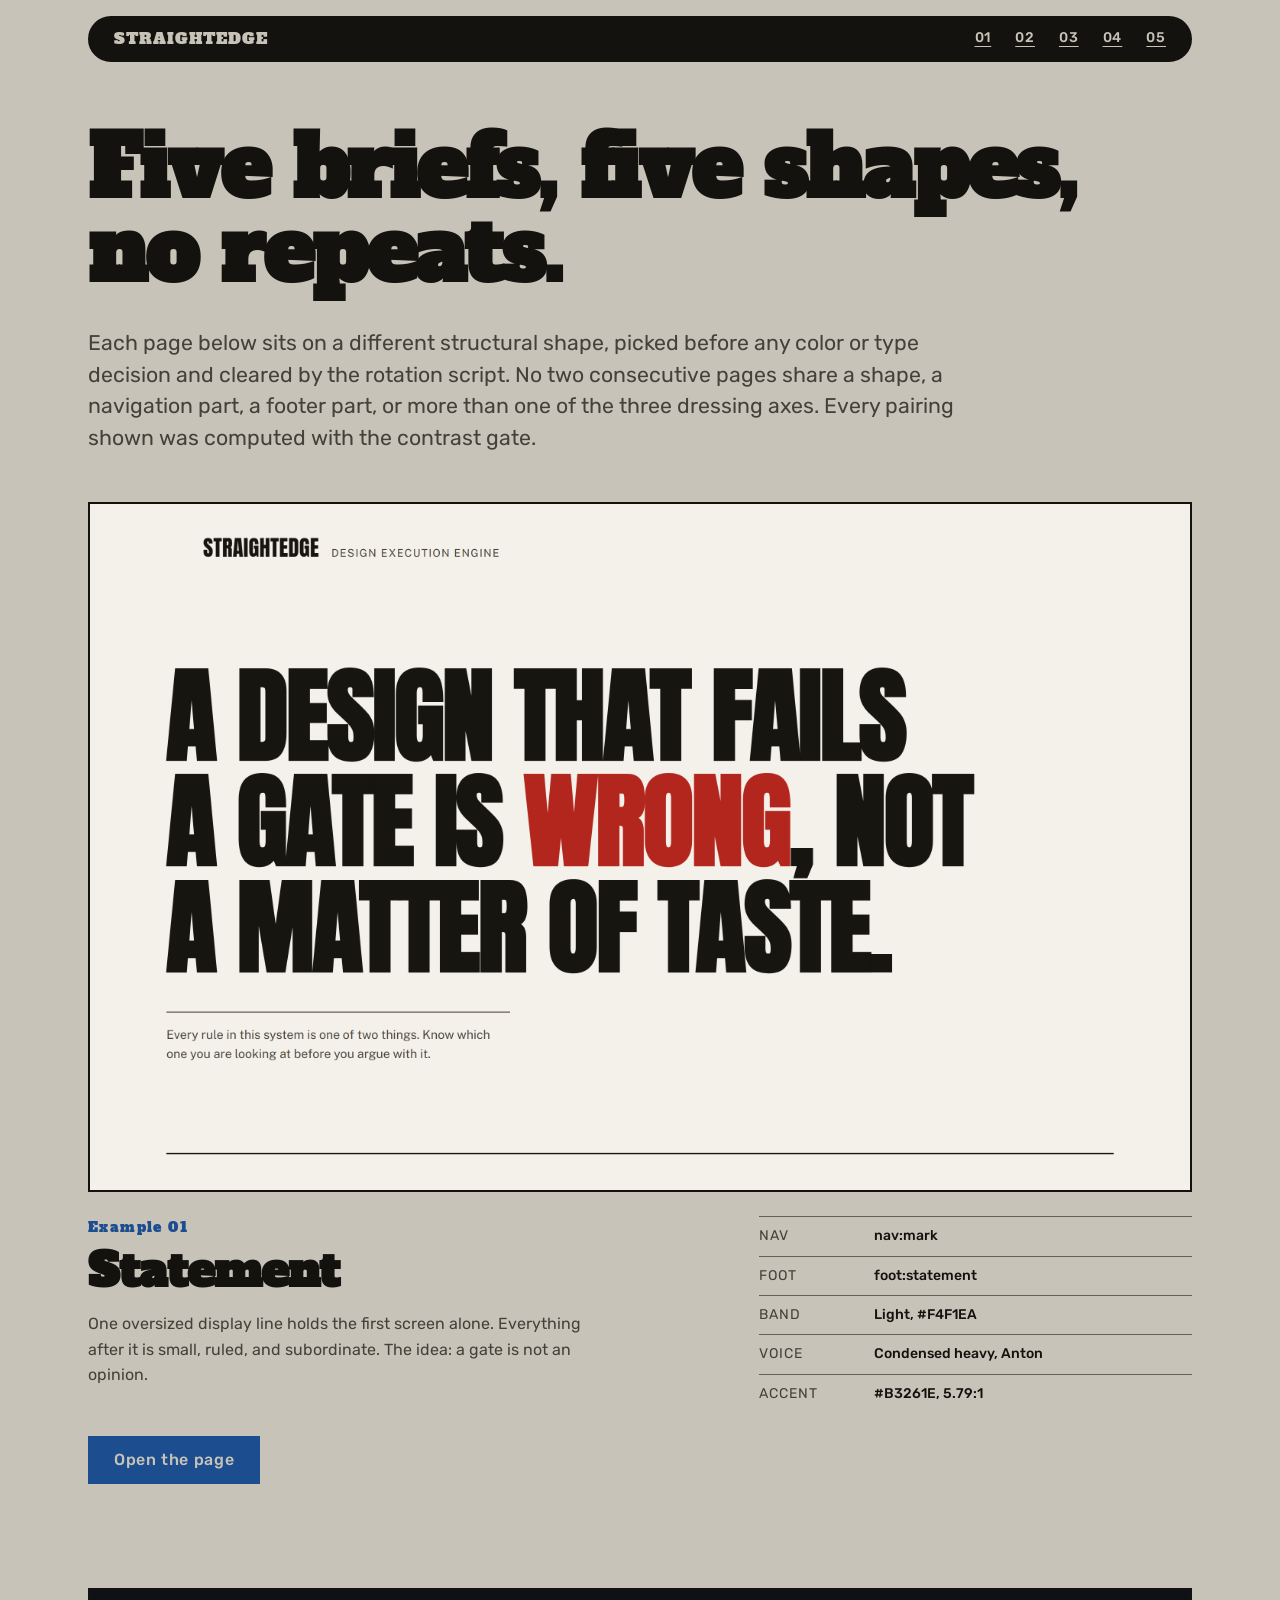
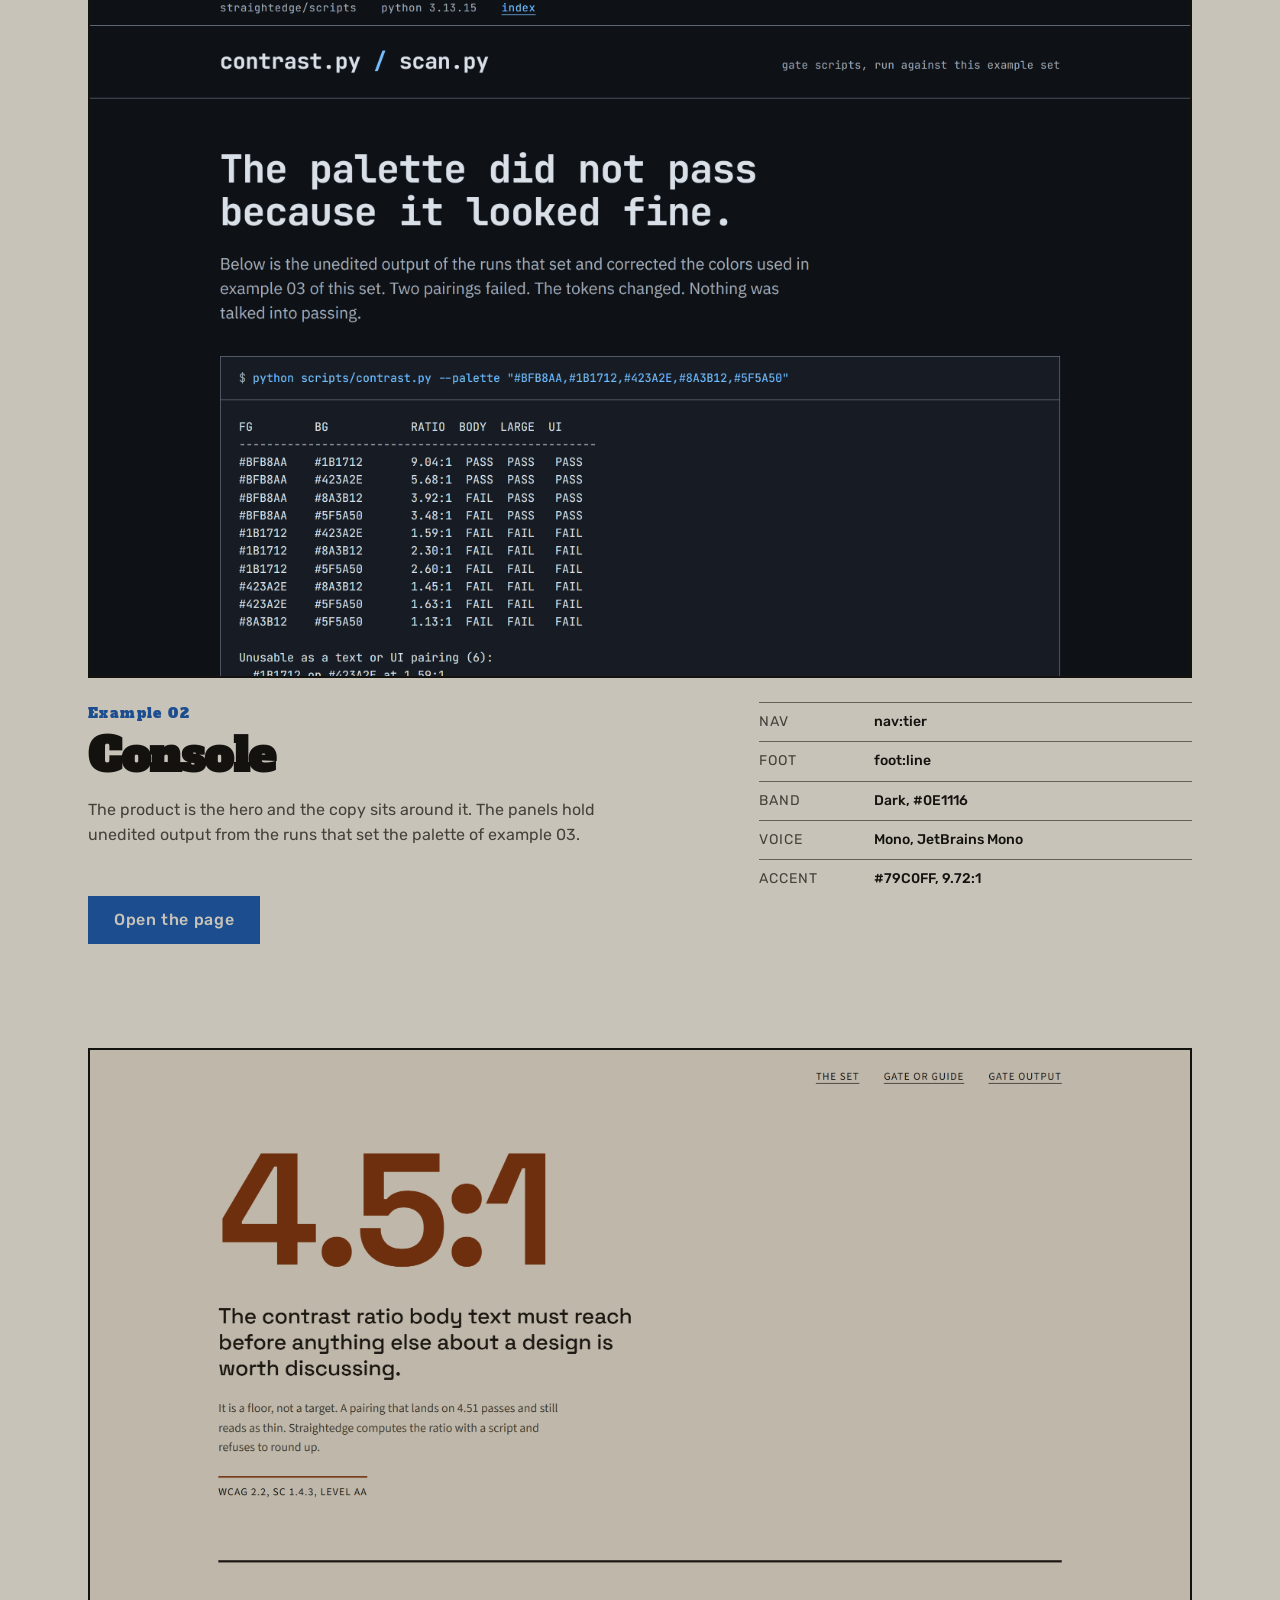
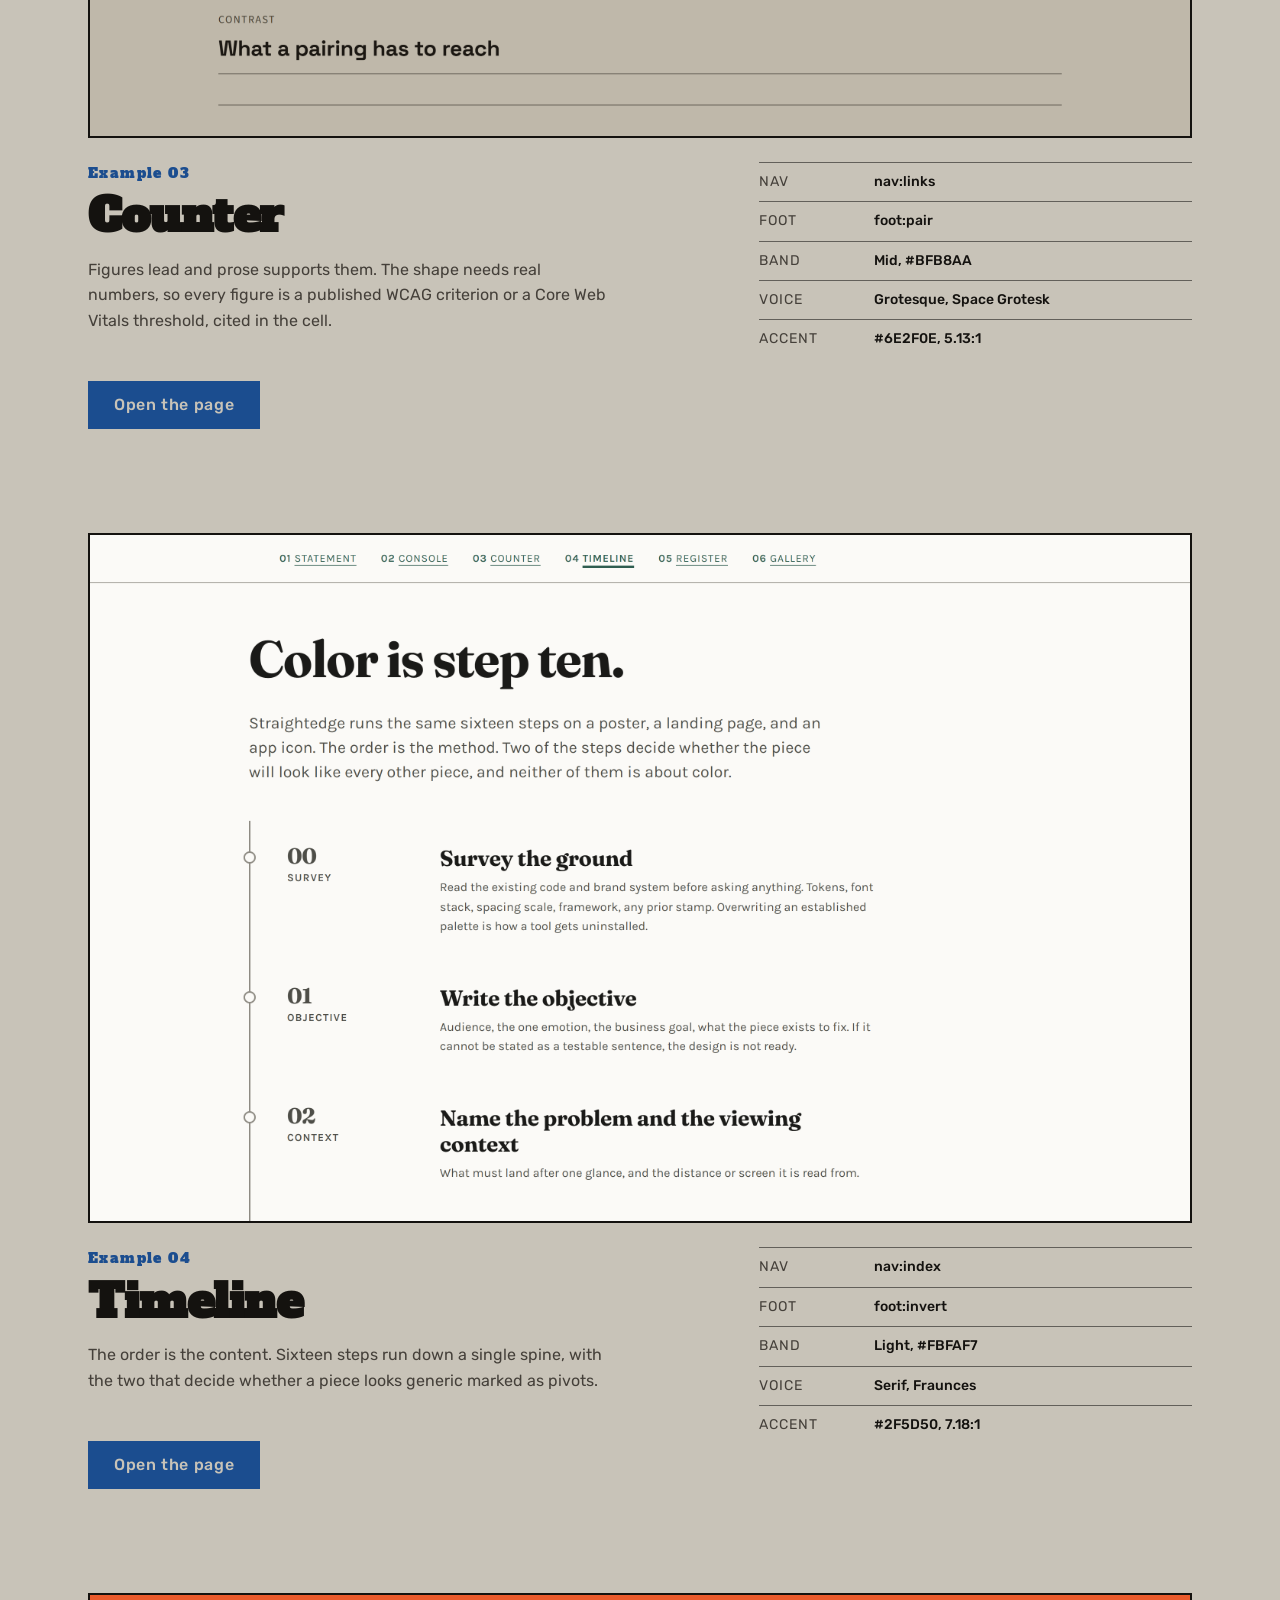
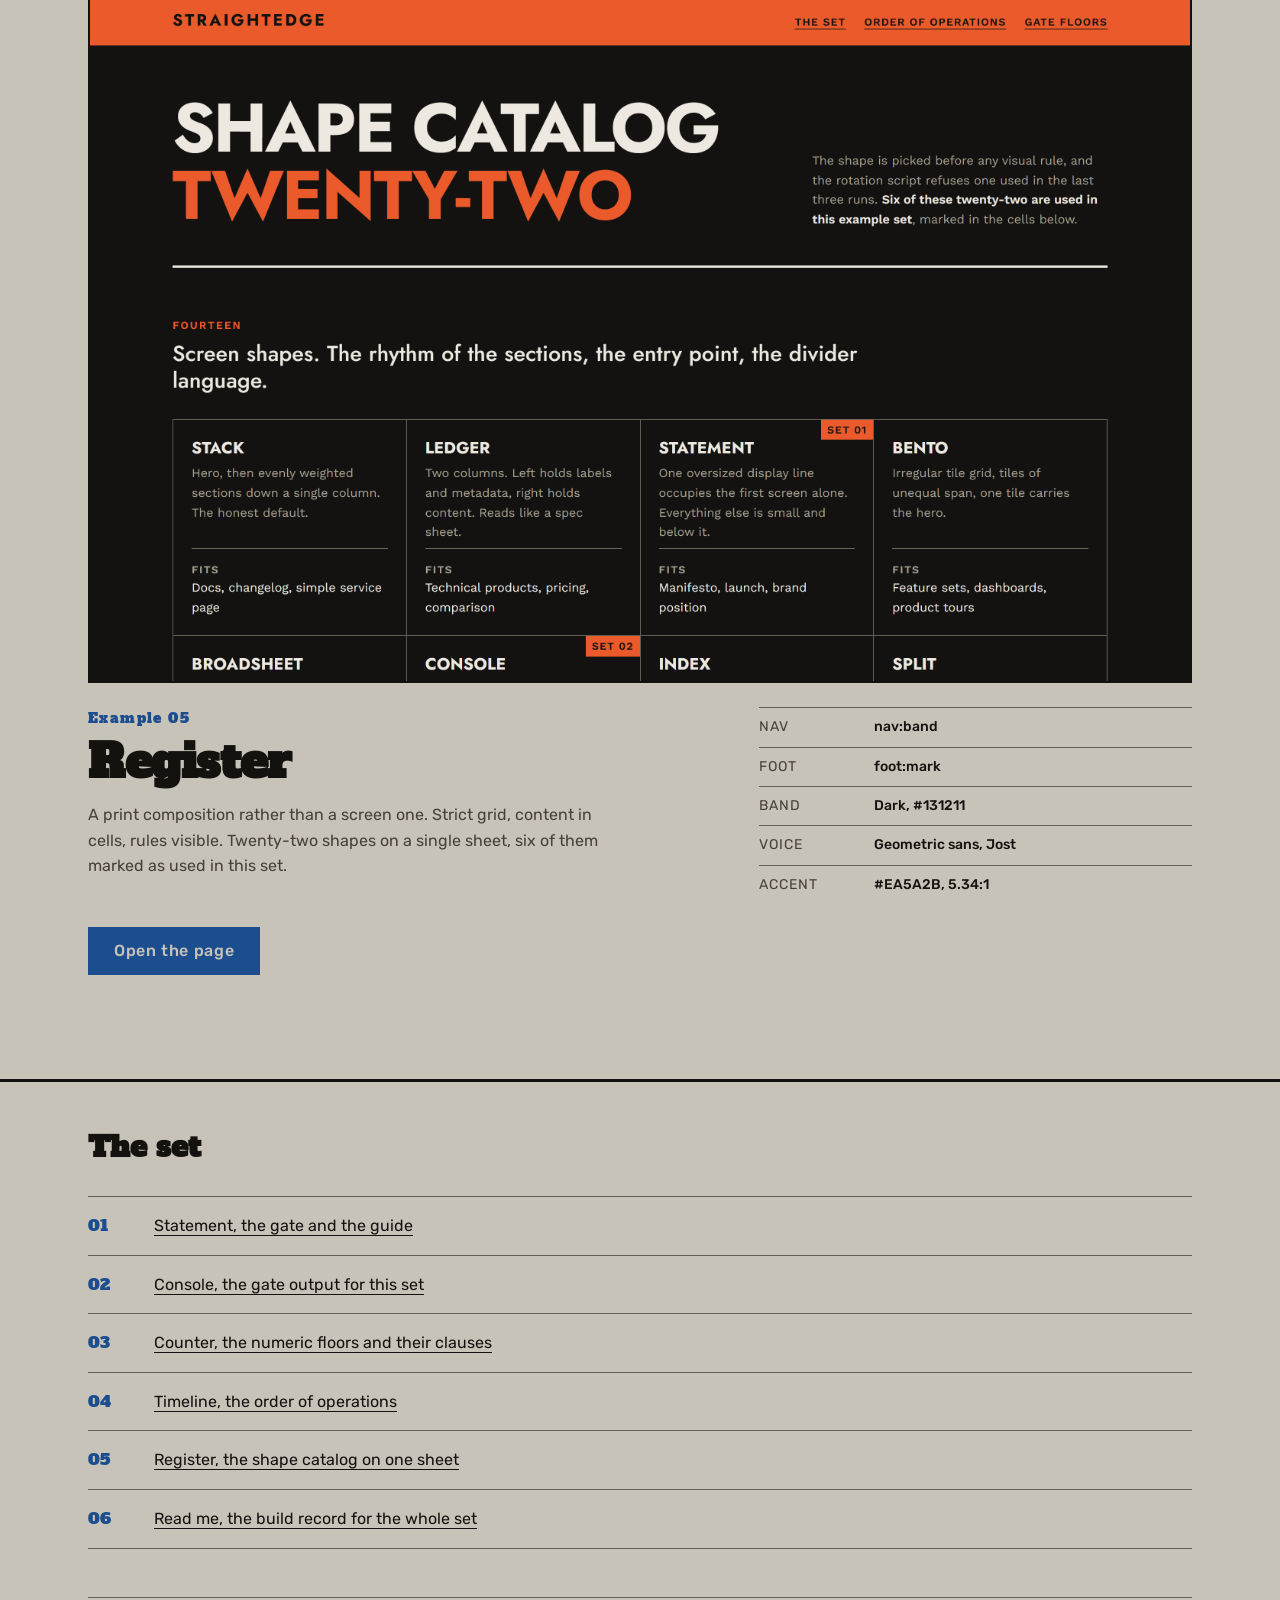
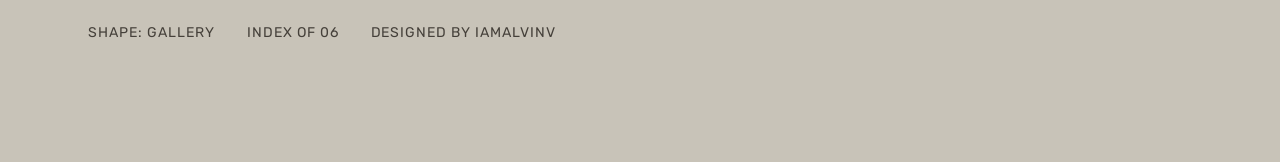
<file: examples/index.html>
<!doctype html>
<html lang="en">
<head>
<meta charset="utf-8">
<meta name="viewport" content="width=device-width, initial-scale=1">
<title>Five shapes, one system: the Straightedge example set</title>
<meta name="description" content="Five example pages built with Straightedge, each on a different structural shape, with the rotation and gate results for every one.">
<link rel="preconnect" href="https://fonts.googleapis.com">
<link rel="preconnect" href="https://fonts.gstatic.com" crossorigin>
<link href="https://fonts.googleapis.com/css2?family=Alfa+Slab+One&family=Rubik:wght@400;500;600&display=swap" rel="stylesheet">
<style>
/* Straightedge · shape: Gallery · base: #C8C3B8 · accent: #1B4D8F · display: display slab
 * nav: nav:pill · foot: foot:index
 * gates: contrast pass · reflow pass · scan clean
 */

:root {
  --field:  #C8C3B8;
  --ink:    #14120F;
  --ink-2:  #45403A;
  --accent: #1B4D8F;
  --rule:   #63605A;

  --face-display: "Alfa Slab One", Georgia, serif;
  --face-body:    "Rubik", system-ui, sans-serif;

  --size-head:  clamp(2.369rem, 6.6vw, 5.612rem);
  --size-plate: clamp(1.775rem, 3.6vw, 3.156rem);
  --size-title: 1.775rem;
  --size-lede:  1.331rem;
  --size-body:  1rem;
  --size-label: 0.875rem;

  --s1: 8px;  --s2: 16px; --s3: 24px; --s4: 32px;
  --s5: 40px; --s6: 48px; --s7: 64px; --s8: 104px;

  --ease-exit: cubic-bezier(0.4, 0, 1, 1);
}

*, *::before, *::after { box-sizing: border-box; }

html { overflow-x: clip; -webkit-text-size-adjust: 100%; }

body {
  margin: 0;
  background: var(--field);
  color: var(--ink);
  font-family: var(--face-body);
  font-size: var(--size-body);
  line-height: 1.6;
  overflow-x: clip;
}

.shell {
  width: 100%;
  max-width: 1200px;
  margin: 0 auto;
  padding: 0 var(--s3);
}

@media (min-width: 768px) { .shell { padding: 0 var(--s6); } }

/* nav:pill ---------------------------------------------------------------- */

.pill {
  position: sticky;
  top: var(--s2);
  z-index: 10;
  margin: var(--s2) auto 0;
  width: calc(100% - var(--s4));
  max-width: 1104px;
  background: var(--ink);
  color: var(--field);
  border: 2px solid var(--ink);
  border-radius: 999px;
  padding: var(--s1) var(--s3);
  display: flex;
  flex-wrap: wrap;
  align-items: center;
  justify-content: space-between;
  gap: 0 var(--s3);
}

.pill__word {
  font-family: var(--face-display);
  font-size: var(--size-body);
  letter-spacing: 0.06em;
  text-transform: uppercase;
  margin: 0;
}

.pill__links {
  display: flex;
  flex-wrap: wrap;
  gap: 0 var(--s3);
  font-size: var(--size-label);
  font-weight: 500;
  letter-spacing: 0.06em;
  text-transform: uppercase;
}

.pill a { color: var(--field); }
.pill a:hover, .pill a:active { color: var(--field); text-decoration-thickness: 3px; }
.pill a:focus-visible { outline: 3px solid var(--field); outline-offset: 2px; }

/* hero:slab --------------------------------------------------------------- */

.open { padding: var(--s7) 0 var(--s6); }

.open h1 {
  font-family: var(--face-display);
  font-size: var(--size-head);
  line-height: 1.0;
  letter-spacing: -0.02em;
  margin: 0 0 var(--s4);
  max-width: 16ch;
  min-width: 0;
  overflow-wrap: anywhere;
}

.open p {
  font-size: var(--size-lede);
  line-height: 1.5;
  max-width: 62ch;
  margin: 0;
  color: var(--ink-2);
}

/* the gallery sequence ---------------------------------------------------- */

.plate { margin: 0 0 var(--s8); }

.plate img {
  display: block;
  width: 100%;
  height: auto;
  aspect-ratio: 16 / 10;
  object-fit: cover;
  object-position: top center;
  border: 2px solid var(--ink);
  background: var(--field);
}

.plate figcaption {
  display: grid;
  grid-template-columns: minmax(0, 1fr);
  gap: var(--s3);
  padding-top: var(--s3);
}

@media (min-width: 900px) {
  .plate figcaption {
    grid-template-columns: minmax(0, 1.4fr) minmax(0, 1fr);
    gap: var(--s7);
  }
}

.plate__n {
  font-family: var(--face-display);
  font-size: var(--size-label);
  letter-spacing: 0.1em;
  color: var(--accent);
  margin: 0 0 var(--s1);
}

.plate__shape {
  font-family: var(--face-display);
  font-size: var(--size-plate);
  line-height: 1.05;
  letter-spacing: -0.01em;
  margin: 0 0 var(--s2);
  min-width: 0;
  overflow-wrap: anywhere;
}

.plate__idea { margin: 0 0 var(--s3); max-width: 52ch; color: var(--ink-2); }

.spec { margin: 0; font-size: var(--size-label); }

.spec div {
  display: grid;
  grid-template-columns: 11ch minmax(0, 1fr);
  gap: var(--s2);
  padding: var(--s1) 0;
  border-top: 1px solid var(--rule);
}

.spec dt { letter-spacing: 0.08em; text-transform: uppercase; color: var(--ink-2); }
.spec dd { margin: 0; font-weight: 500; }

.open-link {
  display: inline-block;
  margin-top: var(--s3);
  padding: var(--s1) var(--s3);
  min-height: 44px;
  line-height: 28px;
  background: var(--accent);
  color: var(--field);
  font-weight: 500;
  letter-spacing: 0.04em;
  text-decoration: none;
  border: 2px solid var(--accent);
}

.open-link:hover { background: var(--ink); border-color: var(--ink); color: var(--field); }
.open-link:active { background: var(--ink); border-color: var(--ink); color: var(--field); }
.open-link:focus-visible { outline: 3px solid var(--ink); outline-offset: 3px; }

/* foot:index -------------------------------------------------------------- */

.foot { border-top: 3px solid var(--ink); padding: var(--s6) 0 var(--s8); }

.foot h2 {
  font-family: var(--face-display);
  font-size: var(--size-title);
  line-height: 1.2;
  margin: 0 0 var(--s4);
}

.foot ul { list-style: none; margin: 0 0 var(--s6); padding: 0; }

.foot li { border-top: 1px solid var(--rule); }
.foot li:last-child { border-bottom: 1px solid var(--rule); }

.foot li a {
  display: grid;
  grid-template-columns: 5ch minmax(0, 1fr);
  gap: var(--s2);
  align-items: baseline;
  padding: var(--s2) 0;
  min-height: 44px;
  width: 100%;
  text-decoration: none;
  color: var(--ink);
}

.foot li a:hover { color: var(--accent); }
.foot li a:active { color: var(--accent); }
.foot li a:focus-visible { outline: 3px solid var(--ink); outline-offset: -3px; }

.foot li b { font-family: var(--face-display); font-weight: 400; color: var(--accent); }
.foot li span { text-decoration: underline; text-underline-offset: 4px; }

.foot__meta {
  display: flex;
  flex-wrap: wrap;
  gap: var(--s1) var(--s4);
  padding-top: var(--s3);
  border-top: 1px solid var(--rule);
  font-size: var(--size-label);
  letter-spacing: 0.07em;
  text-transform: uppercase;
  color: var(--ink-2);
}

/* link states ------------------------------------------------------------- */

a {
  color: var(--accent);
  text-decoration-thickness: 1px;
  text-underline-offset: 4px;
  min-height: 24px;
  transition: color 140ms var(--ease-exit), background-color 140ms var(--ease-exit);
}
a:hover { color: var(--ink); }
a:active { color: var(--ink); }
a[aria-disabled="true"] { color: var(--ink-2); text-decoration: line-through; pointer-events: none; }

@media (prefers-reduced-motion: reduce) {
  a { transition-duration: 0.01ms; }
}
</style>
</head>
<body>

<nav class="pill" aria-label="Set">
  <p class="pill__word">Straightedge</p>
  <span class="pill__links">
    <a href="01-statement.html">01</a>
    <a href="02-console.html">02</a>
    <a href="03-counter.html">03</a>
    <a href="04-timeline.html">04</a>
    <a href="05-register.html">05</a>
  </span>
</nav>

<main class="shell">

  <section class="open">
    <h1>Five briefs, five shapes, no repeats.</h1>
    <p>Each page below sits on a different structural shape, picked before any color or type decision and cleared by the rotation script. No two consecutive pages share a shape, a navigation part, a footer part, or more than one of the three dressing axes. Every pairing shown was computed with the contrast gate.</p>
  </section>

  <figure class="plate">
    <img src="renders/01.png" width="2880" height="5376" alt="Full-page render of the Statement example: an oversized condensed headline reading that a design which fails a gate is wrong, set in near-black and red on warm off-white paper.">
    <figcaption>
      <div>
        <p class="plate__n">Example 01</p>
        <h2 class="plate__shape">Statement</h2>
        <p class="plate__idea">One oversized display line holds the first screen alone. Everything after it is small, ruled, and subordinate. The idea: a gate is not an opinion.</p>
        <a class="open-link" href="01-statement.html">Open the page</a>
      </div>
      <dl class="spec">
        <div><dt>Nav</dt><dd>nav:mark</dd></div>
        <div><dt>Foot</dt><dd>foot:statement</dd></div>
        <div><dt>Band</dt><dd>Light, #F4F1EA</dd></div>
        <div><dt>Voice</dt><dd>Condensed heavy, Anton</dd></div>
        <div><dt>Accent</dt><dd>#B3261E, 5.79:1</dd></div>
      </dl>
    </figcaption>
  </figure>

  <figure class="plate">
    <img src="renders/02.png" width="2880" height="5168" alt="Full-page render of the Console example: monospace terminal output from the contrast and scan scripts on a dark blue-grey ground, with pale blue command lines.">
    <figcaption>
      <div>
        <p class="plate__n">Example 02</p>
        <h2 class="plate__shape">Console</h2>
        <p class="plate__idea">The product is the hero and the copy sits around it. The panels hold unedited output from the runs that set the palette of example 03.</p>
        <a class="open-link" href="02-console.html">Open the page</a>
      </div>
      <dl class="spec">
        <div><dt>Nav</dt><dd>nav:tier</dd></div>
        <div><dt>Foot</dt><dd>foot:line</dd></div>
        <div><dt>Band</dt><dd>Dark, #0E1116</dd></div>
        <div><dt>Voice</dt><dd>Mono, JetBrains Mono</dd></div>
        <div><dt>Accent</dt><dd>#79C0FF, 9.72:1</dd></div>
      </dl>
    </figcaption>
  </figure>

  <figure class="plate">
    <img src="renders/03.png" width="2880" height="6438" alt="Full-page render of the Counter example: a very large 4.5:1 figure in dark rust over a warm grey field, followed by a three-column grid of numeric accessibility thresholds.">
    <figcaption>
      <div>
        <p class="plate__n">Example 03</p>
        <h2 class="plate__shape">Counter</h2>
        <p class="plate__idea">Figures lead and prose supports them. The shape needs real numbers, so every figure is a published WCAG criterion or a Core Web Vitals threshold, cited in the cell.</p>
        <a class="open-link" href="03-counter.html">Open the page</a>
      </div>
      <dl class="spec">
        <div><dt>Nav</dt><dd>nav:links</dd></div>
        <div><dt>Foot</dt><dd>foot:pair</dd></div>
        <div><dt>Band</dt><dd>Mid, #BFB8AA</dd></div>
        <div><dt>Voice</dt><dd>Grotesque, Space Grotesk</dd></div>
        <div><dt>Accent</dt><dd>#6E2F0E, 5.13:1</dd></div>
      </dl>
    </figcaption>
  </figure>

  <figure class="plate">
    <img src="renders/04.png" width="2880" height="7198" alt="Full-page render of the Timeline example: a serif headline reading Color is step ten, above a ruled vertical spine of sixteen numbered steps on near-white paper, with two steps marked in green.">
    <figcaption>
      <div>
        <p class="plate__n">Example 04</p>
        <h2 class="plate__shape">Timeline</h2>
        <p class="plate__idea">The order is the content. Sixteen steps run down a single spine, with the two that decide whether a piece looks generic marked as pivots.</p>
        <a class="open-link" href="04-timeline.html">Open the page</a>
      </div>
      <dl class="spec">
        <div><dt>Nav</dt><dd>nav:index</dd></div>
        <div><dt>Foot</dt><dd>foot:invert</dd></div>
        <div><dt>Band</dt><dd>Light, #FBFAF7</dd></div>
        <div><dt>Voice</dt><dd>Serif, Fraunces</dd></div>
        <div><dt>Accent</dt><dd>#2F5D50, 7.18:1</dd></div>
      </dl>
    </figcaption>
  </figure>

  <figure class="plate">
    <img src="renders/05.png" width="2880" height="5668" alt="Full-page render of the Register example: an orange band across the top of a near-black sheet, a geometric sans title reading Shape Catalog Twenty-Two, and a strict ruled grid of twenty-two cells.">
    <figcaption>
      <div>
        <p class="plate__n">Example 05</p>
        <h2 class="plate__shape">Register</h2>
        <p class="plate__idea">A print composition rather than a screen one. Strict grid, content in cells, rules visible. Twenty-two shapes on a single sheet, six of them marked as used in this set.</p>
        <a class="open-link" href="05-register.html">Open the page</a>
      </div>
      <dl class="spec">
        <div><dt>Nav</dt><dd>nav:band</dd></div>
        <div><dt>Foot</dt><dd>foot:mark</dd></div>
        <div><dt>Band</dt><dd>Dark, #131211</dd></div>
        <div><dt>Voice</dt><dd>Geometric sans, Jost</dd></div>
        <div><dt>Accent</dt><dd>#EA5A2B, 5.34:1</dd></div>
      </dl>
    </figcaption>
  </figure>

</main>

<footer class="foot">
  <div class="shell">
    <h2>The set</h2>
    <ul>
      <li><a href="01-statement.html"><b>01</b><span>Statement, the gate and the guide</span></a></li>
      <li><a href="02-console.html"><b>02</b><span>Console, the gate output for this set</span></a></li>
      <li><a href="03-counter.html"><b>03</b><span>Counter, the numeric floors and their clauses</span></a></li>
      <li><a href="04-timeline.html"><b>04</b><span>Timeline, the order of operations</span></a></li>
      <li><a href="05-register.html"><b>05</b><span>Register, the shape catalog on one sheet</span></a></li>
      <li><a href="README.md"><b>06</b><span>Read me, the build record for the whole set</span></a></li>
    </ul>
    <p class="foot__meta">
      <span>Shape: Gallery</span>
      <span>Index of 06</span>
      <span>Designed by IamAlvinV</span>
    </p>
  </div>
</footer>

</body>
</html>
</file>
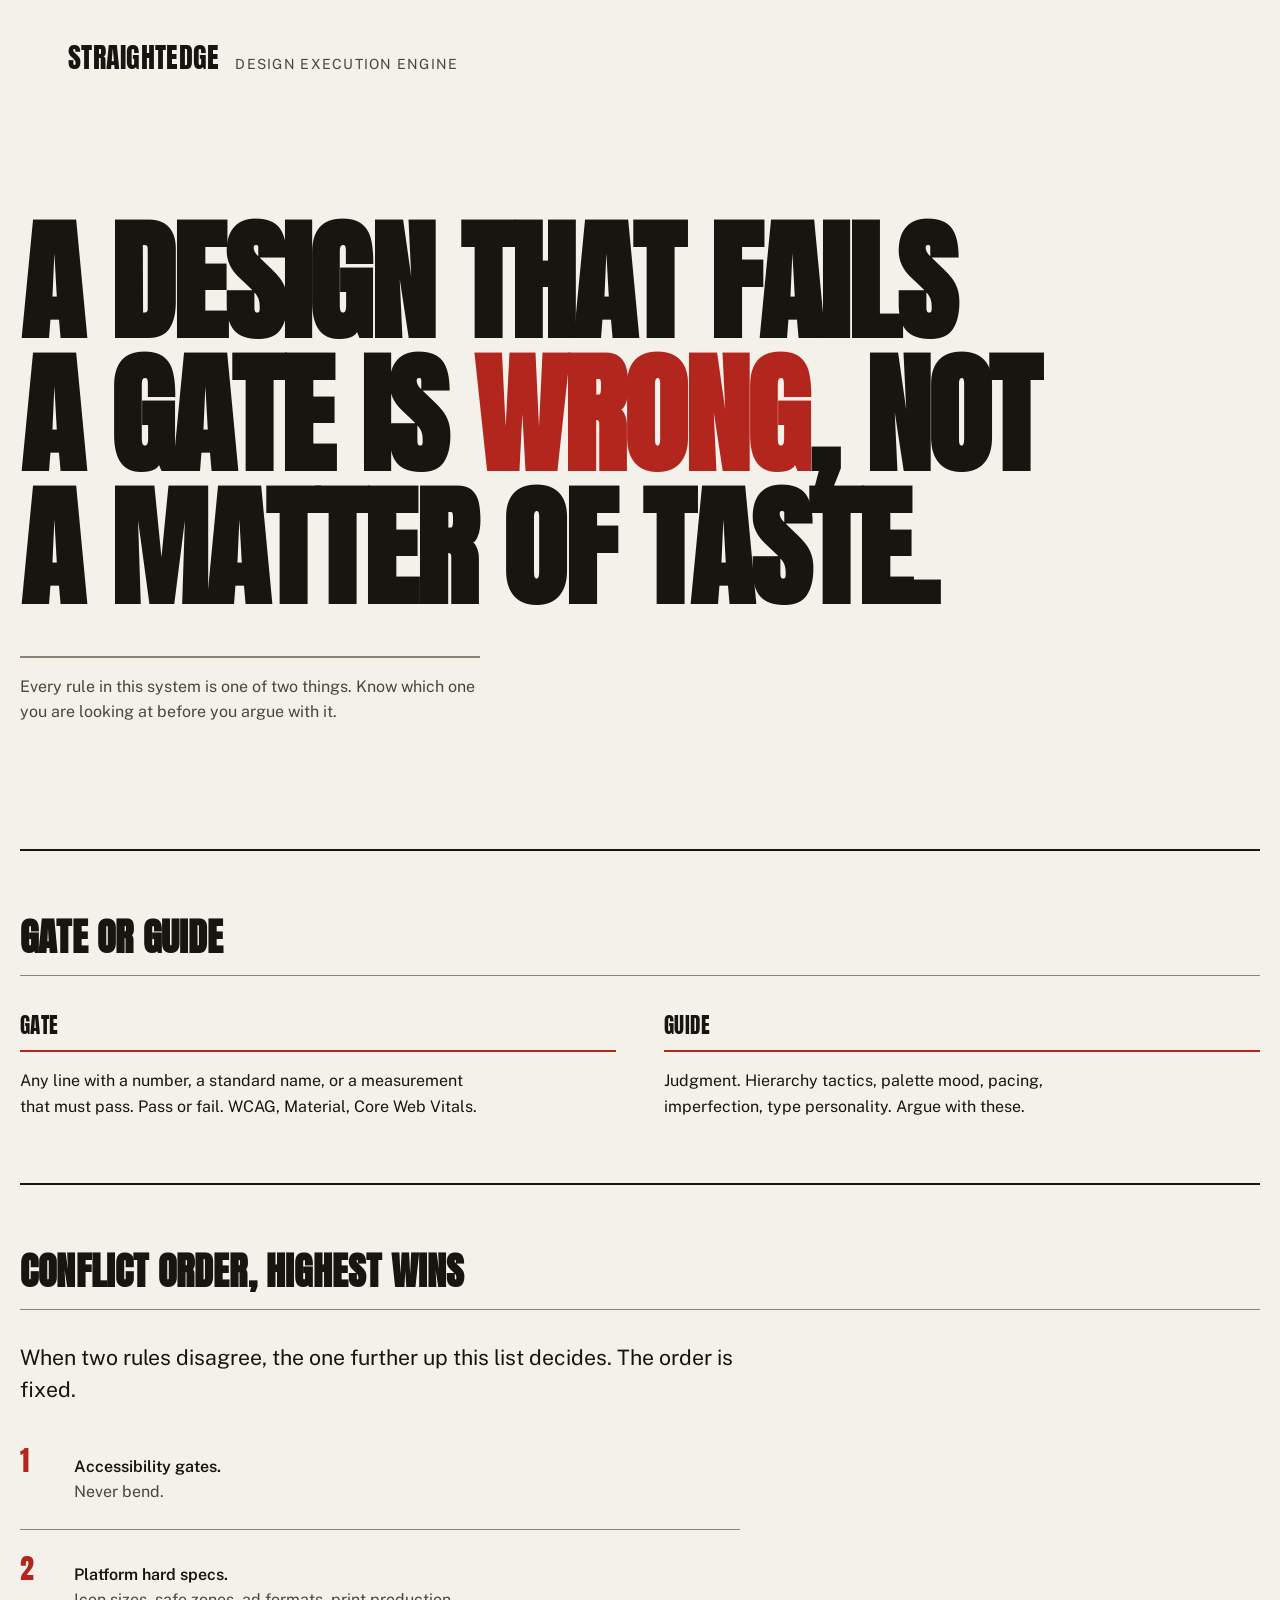
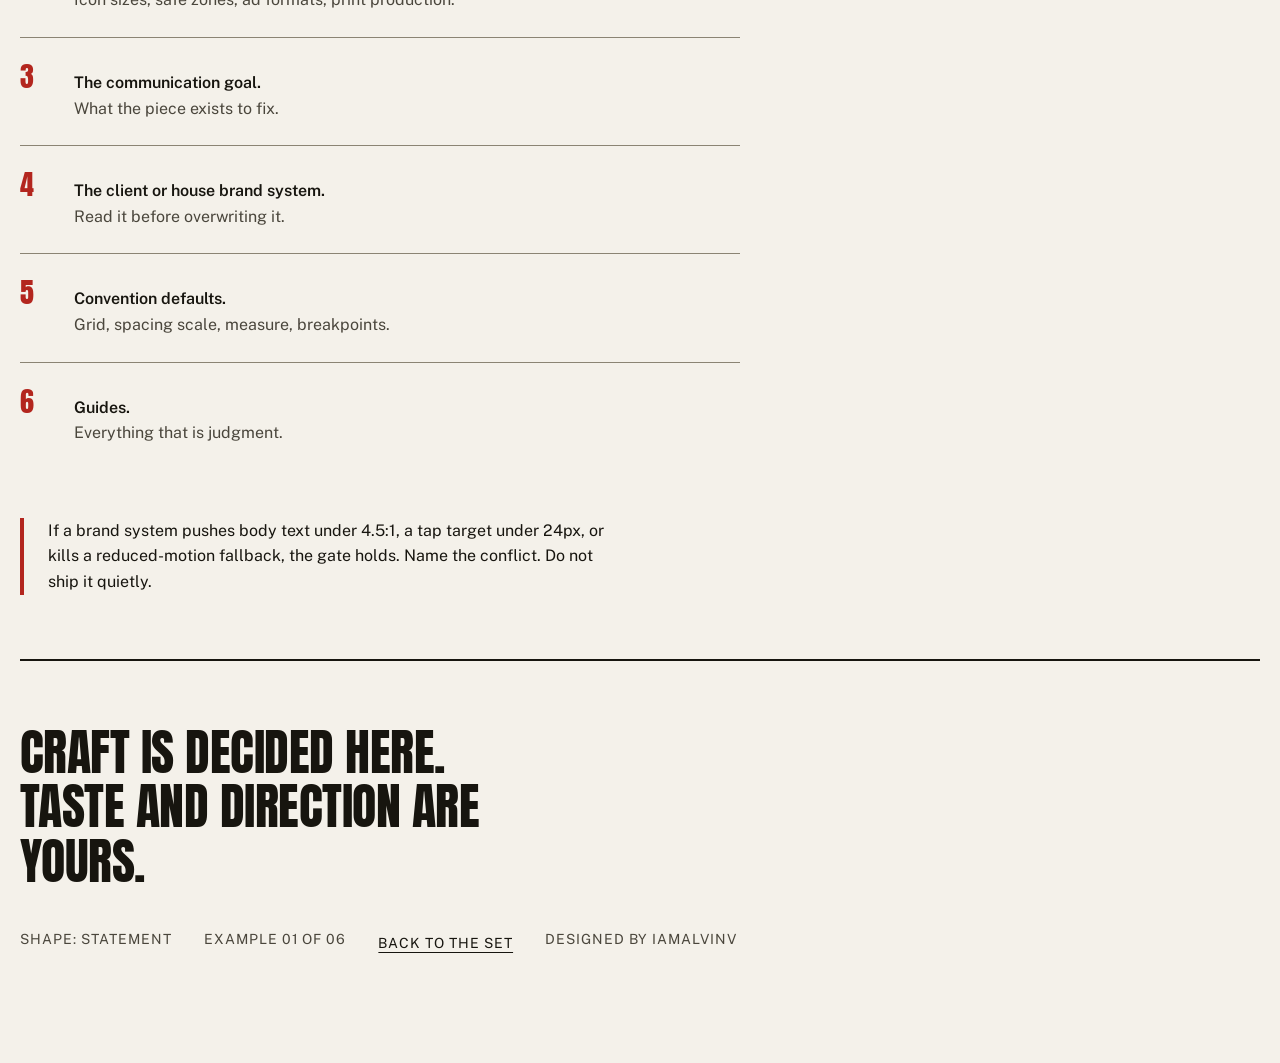
<file: examples/01-statement.html>
<!doctype html>
<html lang="en">
<head>
<meta charset="utf-8">
<meta name="viewport" content="width=device-width, initial-scale=1">
<title>Straightedge: the gate and the guide</title>
<meta name="description" content="Straightedge separates the rules that are pass or fail from the rules that are judgment, and states which one wins when they collide.">
<link rel="preconnect" href="https://fonts.googleapis.com">
<link rel="preconnect" href="https://fonts.gstatic.com" crossorigin>
<link href="https://fonts.googleapis.com/css2?family=Anton&family=Public+Sans:wght@400;600&display=swap" rel="stylesheet">
<style>
/* Straightedge · shape: Statement · base: #F4F1EA · accent: #B3261E · display: condensed heavy
 * nav: nav:mark · foot: foot:statement
 * gates: contrast pass · reflow pass · scan clean
 */

:root {
  /* surface */
  --paper:   #F4F1EA;
  --ink:     #17150F;
  --ink-2:   #4A463C;
  --accent:  #B3261E;
  --rule:    #8B8474;

  /* type */
  --face-display: "Anton", "Arial Narrow", sans-serif;
  --face-body:    "Public Sans", system-ui, sans-serif;

  --size-statement: clamp(2.75rem, 10.2vw, 8.5rem);
  --size-title:     clamp(1.775rem, 3.4vw, 2.369rem);
  --size-lede:      1.331rem;
  --size-body:      1rem;
  --size-label:     0.875rem;
  --size-numeral:   1.775rem;

  /* 8pt space scale */
  --s1: 8px;  --s2: 16px; --s3: 24px; --s4: 32px;
  --s5: 40px; --s6: 48px; --s7: 64px; --s8: 104px;

  --ease-exit: cubic-bezier(0.4, 0, 1, 1);
}

*, *::before, *::after { box-sizing: border-box; }

html {
  overflow-x: clip;
  -webkit-text-size-adjust: 100%;
}

body {
  margin: 0;
  background: var(--paper);
  color: var(--ink);
  font-family: var(--face-body);
  font-size: var(--size-body);
  line-height: 1.6;
  overflow-x: clip;
}

.shell {
  width: 100%;
  max-width: 1240px;
  margin: 0 auto;
  padding: 0 var(--s3);
}

@media (min-width: 768px) { .shell { padding: 0 var(--s6); } }

/* nav:mark ---------------------------------------------------------------- */

.mark {
  padding-top: var(--s5);
  display: flex;
  align-items: baseline;
  gap: var(--s2);
  flex-wrap: wrap;
}

.mark__word {
  font-family: var(--face-display);
  font-size: var(--size-numeral);
  letter-spacing: 0.01em;
  line-height: 1.2;
  margin: 0;
  text-transform: uppercase;
}

.mark__role {
  font-size: var(--size-label);
  letter-spacing: 0.09em;
  text-transform: uppercase;
  color: var(--ink-2);
  margin: 0;
}

/* hero:statement ---------------------------------------------------------- */

.statement {
  min-height: 86svh;
  display: flex;
  flex-direction: column;
  justify-content: center;
  padding: var(--s7) 0 var(--s6);
}

.statement__line {
  font-family: var(--face-display);
  font-size: var(--size-statement);
  line-height: 1.02;
  letter-spacing: -0.02em;
  text-transform: uppercase;
  margin: 0;
  min-width: 0;
  overflow-wrap: anywhere;
  text-wrap: balance;
}

.statement__line b { font-weight: inherit; color: var(--accent); }

.statement__source {
  margin: var(--s5) 0 0;
  max-width: 46ch;
  color: var(--ink-2);
  font-size: var(--size-body);
  border-top: 2px solid var(--rule);
  padding-top: var(--s2);
}

/* head:ruled -------------------------------------------------------------- */

.block { padding: var(--s7) 0; border-top: 2px solid var(--ink); }

.block__head {
  font-family: var(--face-display);
  font-size: var(--size-title);
  line-height: 1.15;
  letter-spacing: 0.005em;
  text-transform: uppercase;
  margin: 0 0 var(--s4);
  padding-bottom: var(--s2);
  border-bottom: 1px solid var(--rule);
}

.lede {
  font-size: var(--size-lede);
  line-height: 1.5;
  max-width: 58ch;
  margin: 0 0 var(--s5);
}

.prose { max-width: 66ch; }
.prose p { margin: 0 0 var(--s3); }
.prose p:last-child { margin-bottom: 0; }

/* two definitions ---------------------------------------------------------- */

.defs {
  display: grid;
  grid-template-columns: minmax(0, 1fr);
  gap: var(--s5);
  margin: 0;
}

@media (min-width: 768px) {
  .defs { grid-template-columns: repeat(2, minmax(0, 1fr)); gap: var(--s6); }
}

.defs dt {
  font-family: var(--face-display);
  font-size: var(--size-lede);
  text-transform: uppercase;
  letter-spacing: 0.02em;
  padding-bottom: var(--s1);
  border-bottom: 2px solid var(--accent);
  margin-bottom: var(--s2);
}

.defs dd { margin: 0; max-width: 46ch; }

/* feat:list, ordinal ------------------------------------------------------- */

.order { list-style: none; margin: 0; padding: 0; max-width: 72ch; counter-reset: rank; }

.order li {
  counter-increment: rank;
  display: grid;
  grid-template-columns: 3ch minmax(0, 1fr);
  gap: var(--s3);
  padding: var(--s3) 0;
  border-top: 1px solid var(--rule);
  align-items: baseline;
}

.order li:first-child { border-top: 0; padding-top: 0; }

.order li::before {
  content: counter(rank);
  font-family: var(--face-display);
  font-size: var(--size-numeral);
  line-height: 1;
  color: var(--accent);
}

.order strong { font-weight: 600; }
.order span { display: block; color: var(--ink-2); }

.caution {
  margin-top: var(--s6);
  max-width: 60ch;
  border-left: 4px solid var(--accent);
  padding-left: var(--s3);
}

/* foot:statement ----------------------------------------------------------- */

.close { border-top: 2px solid var(--ink); padding: var(--s7) 0 var(--s8); }

.close__line {
  font-family: var(--face-display);
  font-size: clamp(1.775rem, 5.4vw, 3.156rem);
  line-height: 1.08;
  letter-spacing: -0.01em;
  text-transform: uppercase;
  margin: 0;
  max-width: 20ch;
  min-width: 0;
  overflow-wrap: anywhere;
}

.close__meta {
  margin: var(--s5) 0 0;
  display: flex;
  flex-wrap: wrap;
  gap: var(--s1) var(--s4);
  font-size: var(--size-label);
  letter-spacing: 0.07em;
  text-transform: uppercase;
  color: var(--ink-2);
}

/* link states -------------------------------------------------------------- */

a {
  color: var(--ink);
  text-decoration-thickness: 1px;
  text-underline-offset: 4px;
  padding: 4px 0;
  display: inline-block;
  min-height: 24px;
  transition: color 140ms var(--ease-exit);
}
a:hover { color: var(--accent); }
a:active { color: var(--accent); text-decoration-thickness: 3px; }
a:focus-visible {
  outline: 3px solid var(--ink);
  outline-offset: 3px;
  color: var(--ink);
}
a[aria-disabled="true"] {
  color: var(--ink-2);
  text-decoration: line-through;
  pointer-events: none;
}

@media (prefers-reduced-motion: reduce) {
  a { transition-duration: 0.01ms; }
}
</style>
</head>
<body>

<header class="shell mark">
  <p class="mark__word">Straightedge</p>
  <p class="mark__role">Design execution engine</p>
</header>

<main>
  <section class="shell statement">
    <h1 class="statement__line">A design that fails a gate is <b>wrong</b>, not a matter of taste.</h1>
    <p class="statement__source">Every rule in this system is one of two things. Know which one you are looking at before you argue with it.</p>
  </section>

  <section class="shell block">
    <h2 class="block__head">Gate or guide</h2>
    <dl class="defs">
      <div>
        <dt>Gate</dt>
        <dd>Any line with a number, a standard name, or a measurement that must pass. Pass or fail. WCAG, Material, Core Web Vitals.</dd>
      </div>
      <div>
        <dt>Guide</dt>
        <dd>Judgment. Hierarchy tactics, palette mood, pacing, imperfection, type personality. Argue with these.</dd>
      </div>
    </dl>
  </section>

  <section class="shell block">
    <h2 class="block__head">Conflict order, highest wins</h2>
    <p class="lede">When two rules disagree, the one further up this list decides. The order is fixed.</p>
    <ol class="order">
      <li><div><strong>Accessibility gates.</strong> <span>Never bend.</span></div></li>
      <li><div><strong>Platform hard specs.</strong> <span>Icon sizes, safe zones, ad formats, print production.</span></div></li>
      <li><div><strong>The communication goal.</strong> <span>What the piece exists to fix.</span></div></li>
      <li><div><strong>The client or house brand system.</strong> <span>Read it before overwriting it.</span></div></li>
      <li><div><strong>Convention defaults.</strong> <span>Grid, spacing scale, measure, breakpoints.</span></div></li>
      <li><div><strong>Guides.</strong> <span>Everything that is judgment.</span></div></li>
    </ol>
    <div class="caution prose">
      <p>If a brand system pushes body text under 4.5:1, a tap target under 24px, or kills a reduced-motion fallback, the gate holds. Name the conflict. Do not ship it quietly.</p>
    </div>
  </section>
</main>

<footer class="shell close">
  <p class="close__line">Craft is decided here. Taste and direction are yours.</p>
  <p class="close__meta">
    <span>Shape: Statement</span>
    <span>Example 01 of 06</span>
    <span><a href="index.html">Back to the set</a></span>
    <span>Designed by IamAlvinV</span>
  </p>
</footer>

</body>
</html>
</file>
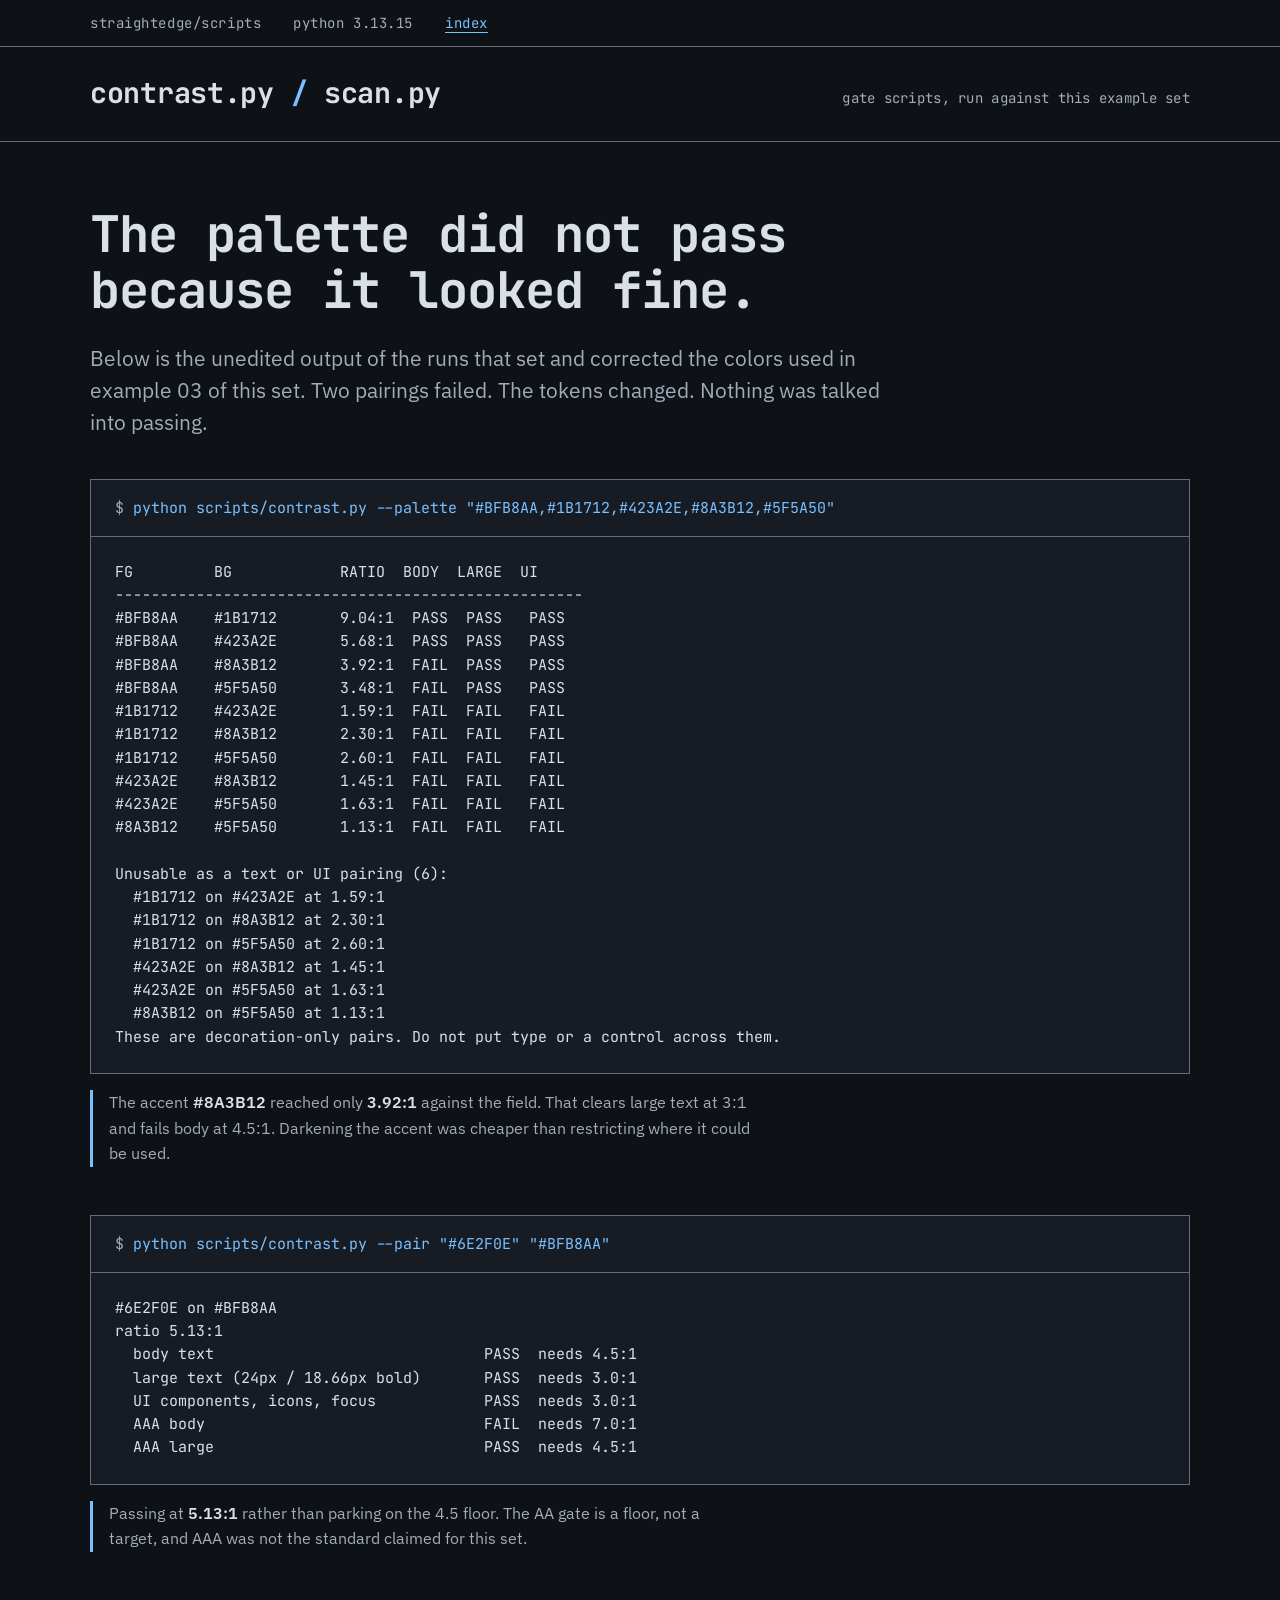
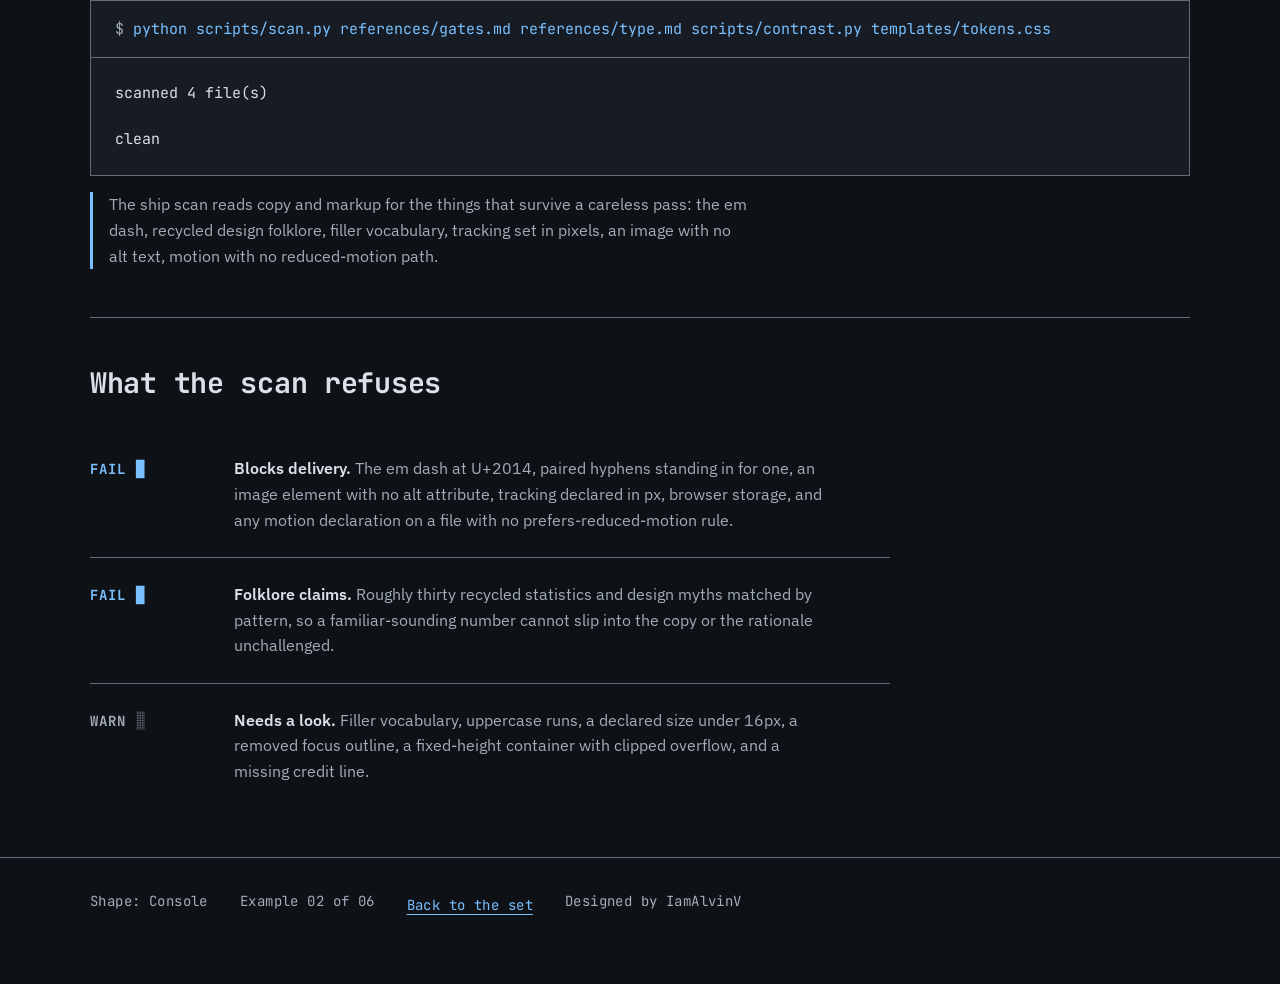
<file: examples/02-console.html>
<!doctype html>
<html lang="en">
<head>
<meta charset="utf-8">
<meta name="viewport" content="width=device-width, initial-scale=1">
<title>contrast.py and scan.py: the gate output for this example set</title>
<meta name="description" content="The actual terminal output that decided the palettes in this example set. Contrast is computed by script, never estimated by eye.">
<link rel="preconnect" href="https://fonts.googleapis.com">
<link rel="preconnect" href="https://fonts.gstatic.com" crossorigin>
<link href="https://fonts.googleapis.com/css2?family=IBM+Plex+Sans:wght@400;600&family=JetBrains+Mono:wght@400;700&display=swap" rel="stylesheet">
<style>
/* Straightedge · shape: Console · base: #0E1116 · accent: #79C0FF · display: mono
 * nav: nav:tier · foot: foot:line
 * gates: contrast pass · reflow pass · scan clean
 */

:root {
  --ground:  #0E1116;
  --panel:   #171C24;
  --text:    #D9E0E8;
  --text-2:  #A2ADBA;
  --accent:  #79C0FF;
  --rule:    #626C7A;

  --face-display: "JetBrains Mono", ui-monospace, monospace;
  --face-body:    "IBM Plex Sans", system-ui, sans-serif;

  --size-head:    clamp(1.775rem, 4vw, 3.156rem);
  --size-title:   1.775rem;
  --size-lede:    1.331rem;
  --size-body:    1rem;
  --size-code:    0.9375rem;
  --size-label:   0.875rem;

  --s1: 8px;  --s2: 16px; --s3: 24px; --s4: 32px;
  --s5: 40px; --s6: 48px; --s7: 64px; --s8: 104px;

  --ease-exit: cubic-bezier(0.4, 0, 1, 1);
}

*, *::before, *::after { box-sizing: border-box; }

html { overflow-x: clip; -webkit-text-size-adjust: 100%; }

body {
  margin: 0;
  background: var(--ground);
  color: var(--text);
  font-family: var(--face-body);
  font-size: var(--size-body);
  line-height: 1.6;
  overflow-x: clip;
}

.shell {
  width: 100%;
  max-width: 1180px;
  margin: 0 auto;
  padding: 0 var(--s3);
}

@media (min-width: 768px) { .shell { padding: 0 var(--s5); } }

/* nav:tier ---------------------------------------------------------------- */

.tier__utility {
  border-bottom: 1px solid var(--rule);
  font-family: var(--face-display);
  font-size: var(--size-label);
  letter-spacing: 0.04em;
  color: var(--text-2);
}

.tier__utility .shell {
  display: flex;
  flex-wrap: wrap;
  gap: var(--s1) var(--s4);
  padding-top: var(--s1);
  padding-bottom: var(--s1);
  align-items: center;
}

.tier__primary { border-bottom: 1px solid var(--rule); }

.tier__primary .shell {
  display: flex;
  flex-wrap: wrap;
  align-items: baseline;
  justify-content: space-between;
  gap: var(--s2) var(--s4);
  padding-top: var(--s3);
  padding-bottom: var(--s3);
}

.tier__word {
  font-family: var(--face-display);
  font-weight: 700;
  font-size: var(--size-title);
  letter-spacing: -0.01em;
  margin: 0;
}

.tier__word span { color: var(--accent); }

.tier__run {
  font-family: var(--face-display);
  font-size: var(--size-label);
  color: var(--text-2);
  margin: 0;
  letter-spacing: 0.02em;
}

/* hero:product ------------------------------------------------------------ */

.intro { padding: var(--s7) 0 var(--s5); }

.intro h1 {
  font-family: var(--face-display);
  font-weight: 700;
  font-size: var(--size-head);
  line-height: 1.12;
  letter-spacing: -0.02em;
  margin: 0 0 var(--s3);
  max-width: 24ch;
  min-width: 0;
  overflow-wrap: anywhere;
}

.intro p {
  font-size: var(--size-lede);
  line-height: 1.5;
  max-width: 62ch;
  margin: 0;
  color: var(--text-2);
}

/* the console panel ------------------------------------------------------- */

.run { margin: 0 0 var(--s6); }

.run__cmd {
  font-family: var(--face-display);
  font-size: var(--size-code);
  line-height: 1.6;
  margin: 0;
  padding: var(--s2) var(--s3);
  background: var(--panel);
  border: 1px solid var(--rule);
  border-bottom: 0;
  color: var(--accent);
  overflow-x: auto;
}

.run__cmd::before { content: "$ "; color: var(--text-2); }

.run__out {
  font-family: var(--face-display);
  font-size: var(--size-code);
  line-height: 1.55;
  margin: 0;
  padding: var(--s3);
  background: var(--panel);
  border: 1px solid var(--rule);
  color: var(--text);
  overflow-x: auto;
  white-space: pre;
  tab-size: 4;
}

.run__read {
  margin: var(--s2) 0 0;
  max-width: 66ch;
  color: var(--text-2);
  border-left: 3px solid var(--accent);
  padding-left: var(--s2);
}

.run__read b { color: var(--text); font-weight: 600; }

/* head:bare --------------------------------------------------------------- */

.block { padding: var(--s6) 0; }
.block-ruled { border-top: 1px solid var(--rule); }

.block h2 {
  font-family: var(--face-display);
  font-weight: 700;
  font-size: var(--size-title);
  line-height: 1.2;
  letter-spacing: -0.01em;
  margin: 0 0 var(--s4);
}

/* feat:list --------------------------------------------------------------- */

.checks { list-style: none; margin: 0; padding: 0; max-width: 80ch; }

.checks li {
  display: grid;
  grid-template-columns: minmax(0, 1fr);
  gap: var(--s1);
  padding: var(--s3) 0;
  border-top: 1px solid var(--rule);
}

@media (min-width: 768px) {
  .checks li { grid-template-columns: 12ch minmax(0, 1fr); gap: var(--s3); align-items: baseline; }
}

.checks li:first-child { border-top: 0; }

.sev {
  font-family: var(--face-display);
  font-size: var(--size-label);
  font-weight: 700;
  letter-spacing: 0.08em;
}

.sev-fail { color: var(--accent); }
.sev-fail::after { content: " \2588"; }
.sev-warn { color: var(--text-2); }
.sev-warn::after { content: " \2591"; }

.checks p { margin: 0; color: var(--text-2); max-width: 60ch; }
.checks strong { color: var(--text); font-weight: 600; }

/* foot:line --------------------------------------------------------------- */

.foot { border-top: 1px solid var(--rule); padding: var(--s4) 0 var(--s7); }

.foot .shell {
  display: flex;
  flex-wrap: wrap;
  gap: var(--s1) var(--s4);
  font-family: var(--face-display);
  font-size: var(--size-label);
  letter-spacing: 0.03em;
  color: var(--text-2);
}

/* link states ------------------------------------------------------------- */

a {
  color: var(--accent);
  text-decoration-thickness: 1px;
  text-underline-offset: 4px;
  display: inline-block;
  padding: 4px 0;
  min-height: 24px;
  transition: color 140ms var(--ease-exit);
}
a:hover { color: var(--text); }
a:active { color: var(--text); text-decoration-thickness: 3px; }
a:focus-visible { outline: 3px solid var(--accent); outline-offset: 3px; color: var(--text); }
a[aria-disabled="true"] { color: var(--text-2); text-decoration: line-through; pointer-events: none; }

@media (prefers-reduced-motion: reduce) {
  a { transition-duration: 0.01ms; }
}
</style>
</head>
<body>

<header>
  <div class="tier__utility">
    <div class="shell">
      <span>straightedge/scripts</span>
      <span>python 3.13.15</span>
      <span><a href="index.html">index</a></span>
    </div>
  </div>
  <div class="tier__primary">
    <div class="shell">
      <p class="tier__word">contrast.py <span>/</span> scan.py</p>
      <p class="tier__run">gate scripts, run against this example set</p>
    </div>
  </div>
</header>

<main class="shell">

  <section class="intro">
    <h1>The palette did not pass because it looked fine.</h1>
    <p>Below is the unedited output of the runs that set and corrected the colors used in example 03 of this set. Two pairings failed. The tokens changed. Nothing was talked into passing.</p>
  </section>

  <section class="run">
    <p class="run__cmd">python scripts/contrast.py --palette "#BFB8AA,#1B1712,#423A2E,#8A3B12,#5F5A50"</p>
<pre class="run__out">FG         BG            RATIO  BODY  LARGE  UI
----------------------------------------------------
#BFB8AA    #1B1712       9.04:1  PASS  PASS   PASS
#BFB8AA    #423A2E       5.68:1  PASS  PASS   PASS
#BFB8AA    #8A3B12       3.92:1  FAIL  PASS   PASS
#BFB8AA    #5F5A50       3.48:1  FAIL  PASS   PASS
#1B1712    #423A2E       1.59:1  FAIL  FAIL   FAIL
#1B1712    #8A3B12       2.30:1  FAIL  FAIL   FAIL
#1B1712    #5F5A50       2.60:1  FAIL  FAIL   FAIL
#423A2E    #8A3B12       1.45:1  FAIL  FAIL   FAIL
#423A2E    #5F5A50       1.63:1  FAIL  FAIL   FAIL
#8A3B12    #5F5A50       1.13:1  FAIL  FAIL   FAIL

Unusable as a text or UI pairing (6):
  #1B1712 on #423A2E at 1.59:1
  #1B1712 on #8A3B12 at 2.30:1
  #1B1712 on #5F5A50 at 2.60:1
  #423A2E on #8A3B12 at 1.45:1
  #423A2E on #5F5A50 at 1.63:1
  #8A3B12 on #5F5A50 at 1.13:1
These are decoration-only pairs. Do not put type or a control across them.</pre>
    <p class="run__read">The accent <b>#8A3B12</b> reached only <b>3.92:1</b> against the field. That clears large text at 3:1 and fails body at 4.5:1. Darkening the accent was cheaper than restricting where it could be used.</p>
  </section>

  <section class="run">
    <p class="run__cmd">python scripts/contrast.py --pair "#6E2F0E" "#BFB8AA"</p>
<pre class="run__out">#6E2F0E on #BFB8AA
ratio 5.13:1
  body text                              PASS  needs 4.5:1
  large text (24px / 18.66px bold)       PASS  needs 3.0:1
  UI components, icons, focus            PASS  needs 3.0:1
  AAA body                               FAIL  needs 7.0:1
  AAA large                              PASS  needs 4.5:1</pre>
    <p class="run__read">Passing at <b>5.13:1</b> rather than parking on the 4.5 floor. The AA gate is a floor, not a target, and AAA was not the standard claimed for this set.</p>
  </section>

  <section class="run">
    <p class="run__cmd">python scripts/scan.py references/gates.md references/type.md scripts/contrast.py templates/tokens.css</p>
<pre class="run__out">scanned 4 file(s)

clean</pre>
    <p class="run__read">The ship scan reads copy and markup for the things that survive a careless pass: the em dash, recycled design folklore, filler vocabulary, tracking set in pixels, an image with no alt text, motion with no reduced-motion path.</p>
  </section>

  <section class="block block-ruled">
    <h2>What the scan refuses</h2>
    <ul class="checks">
      <li>
        <span class="sev sev-fail">FAIL</span>
        <p><strong>Blocks delivery.</strong> The em dash at U+2014, paired hyphens standing in for one, an image element with no alt attribute, tracking declared in px, browser storage, and any motion declaration on a file with no prefers-reduced-motion rule.</p>
      </li>
      <li>
        <span class="sev sev-fail">FAIL</span>
        <p><strong>Folklore claims.</strong> Roughly thirty recycled statistics and design myths matched by pattern, so a familiar-sounding number cannot slip into the copy or the rationale unchallenged.</p>
      </li>
      <li>
        <span class="sev sev-warn">WARN</span>
        <p><strong>Needs a look.</strong> Filler vocabulary, uppercase runs, a declared size under 16px, a removed focus outline, a fixed-height container with clipped overflow, and a missing credit line.</p>
      </li>
    </ul>
  </section>

</main>

<footer class="foot">
  <div class="shell">
    <span>Shape: Console</span>
    <span>Example 02 of 06</span>
    <span><a href="index.html">Back to the set</a></span>
    <span>Designed by IamAlvinV</span>
  </div>
</footer>

</body>
</html>
</file>
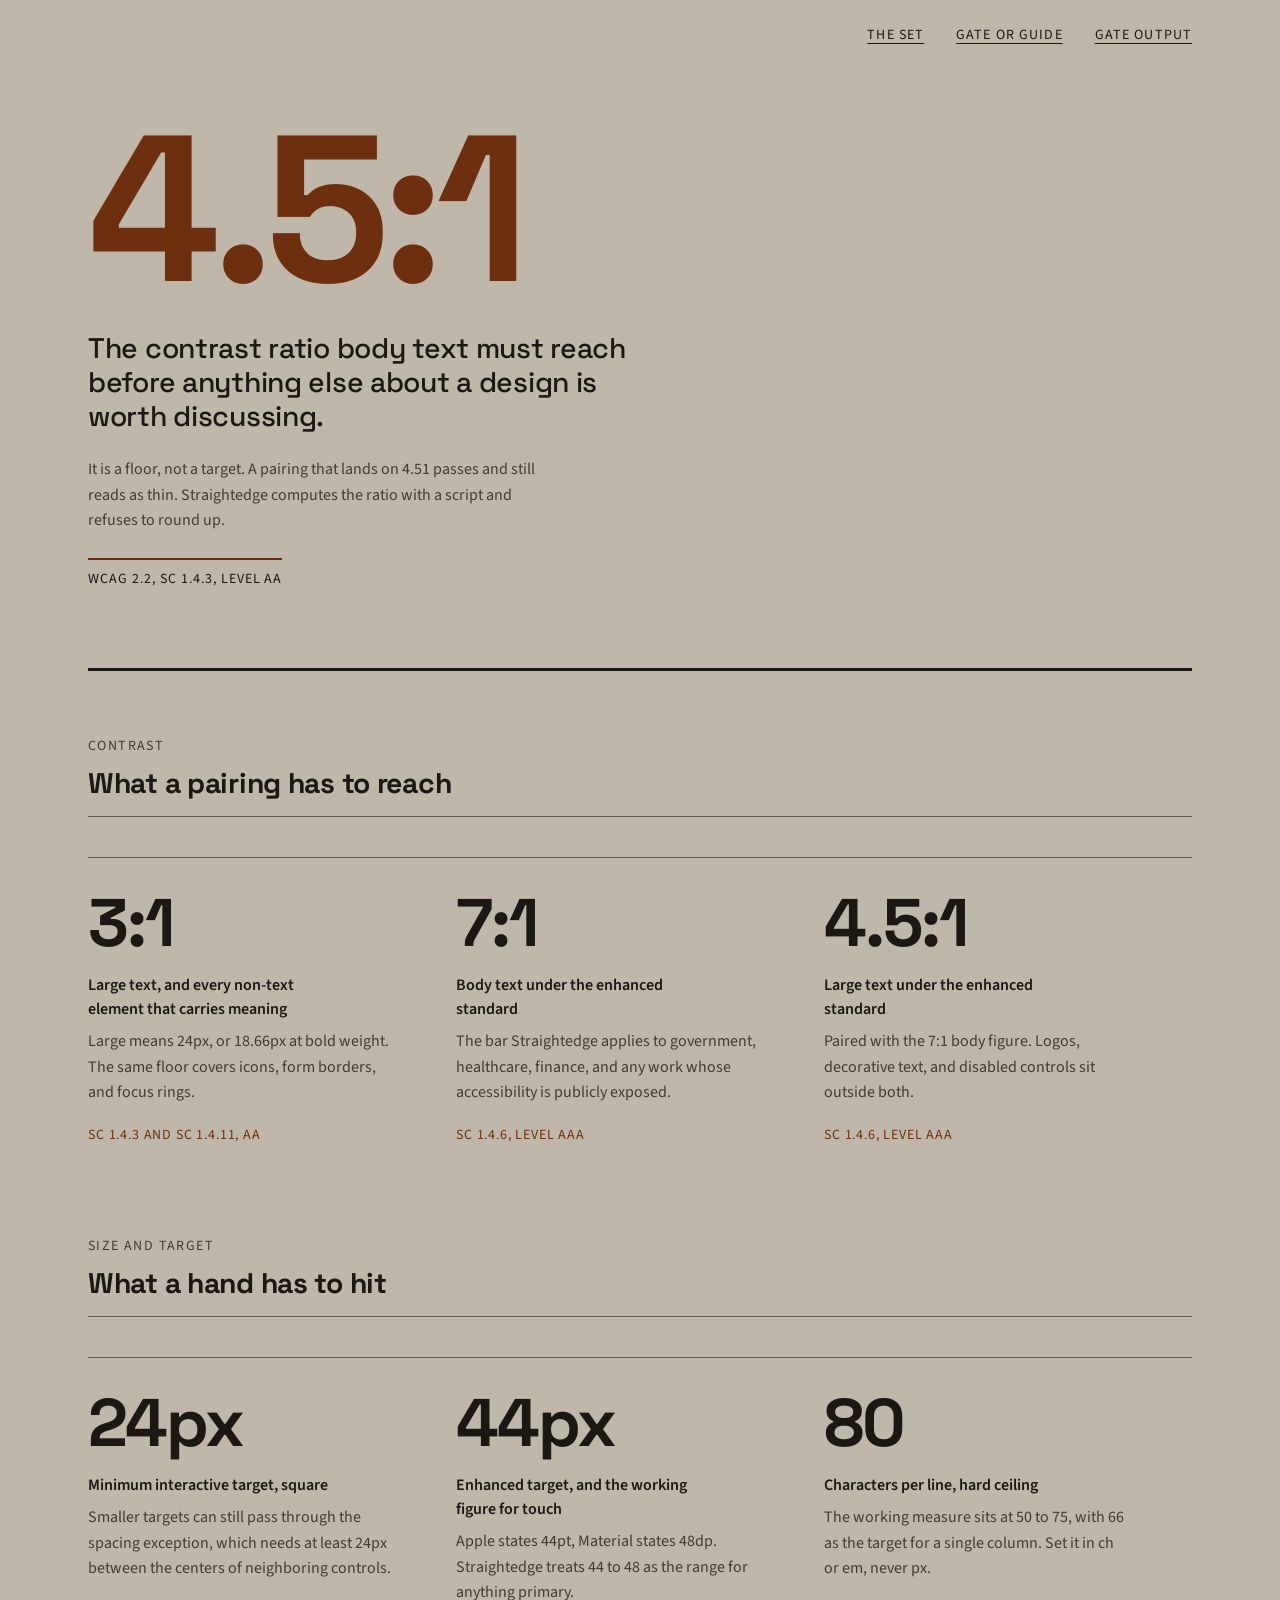
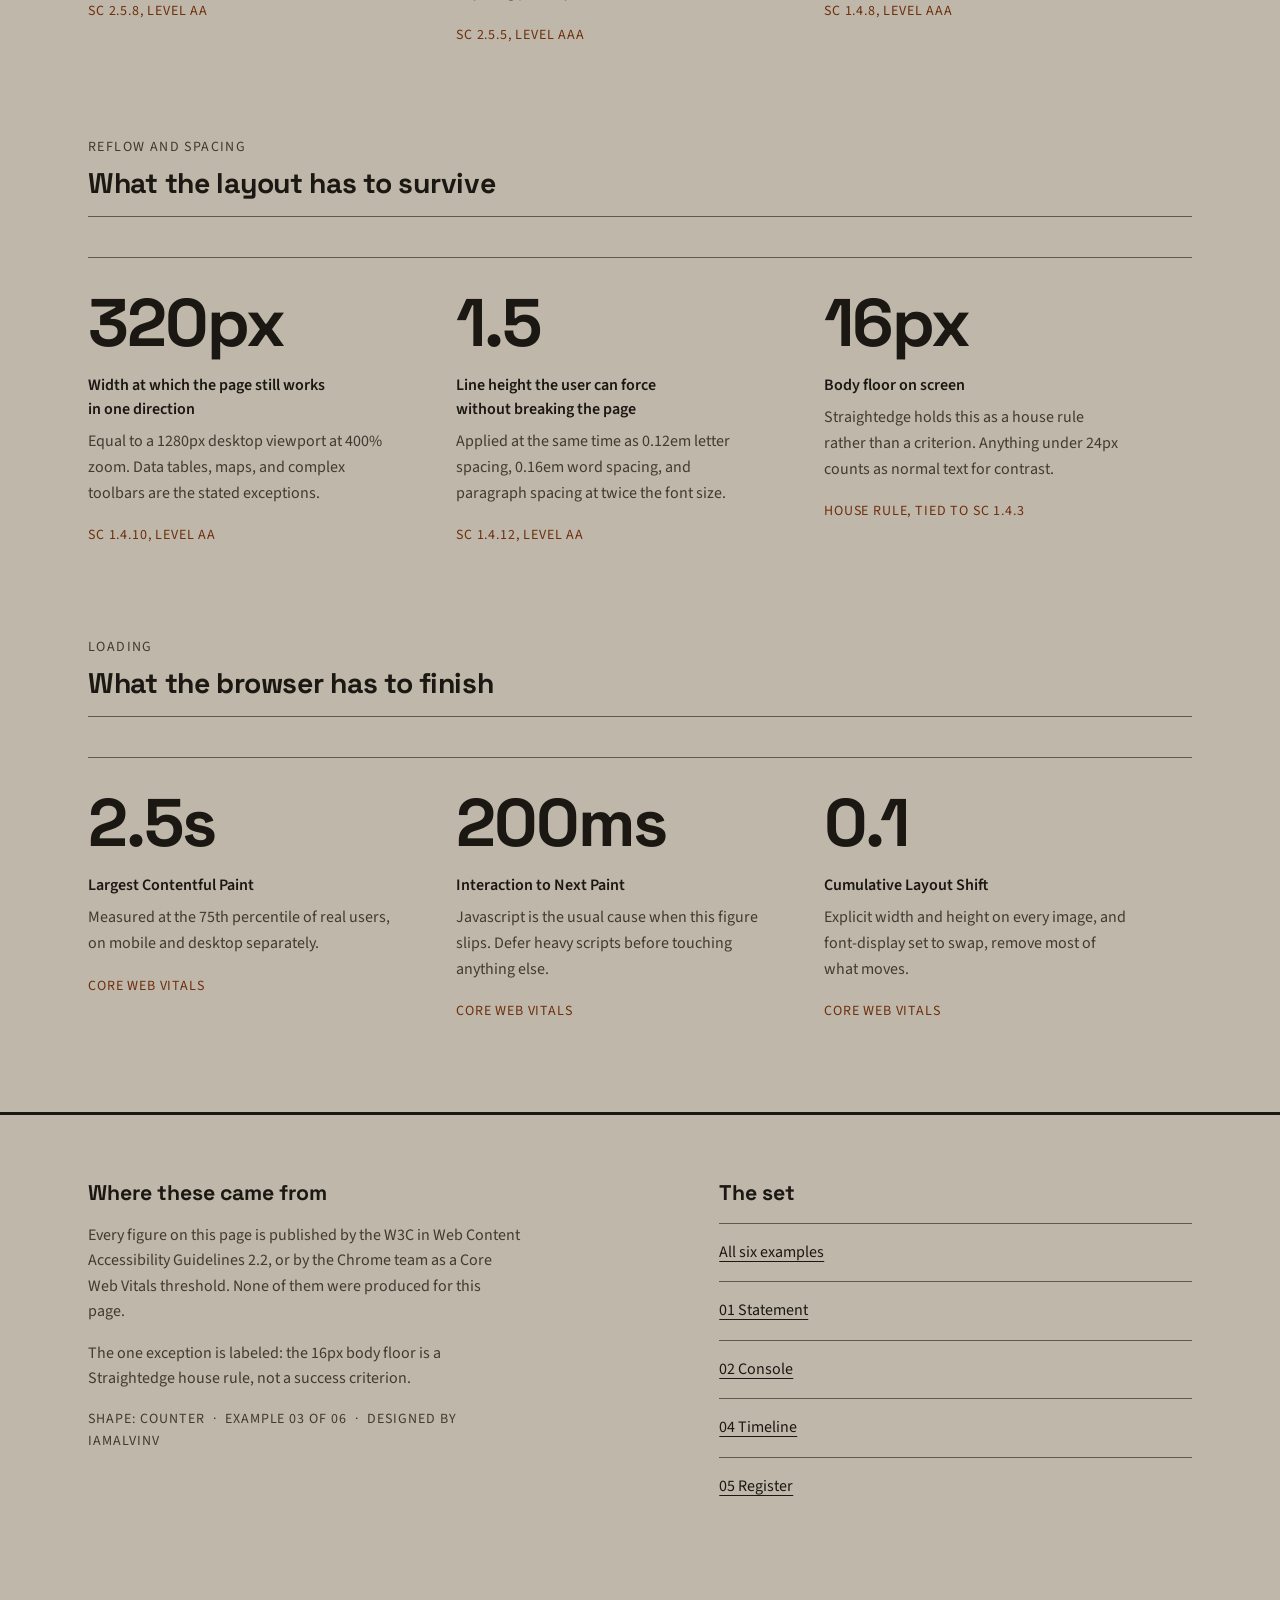
<file: examples/03-counter.html>
<!doctype html>
<html lang="en">
<head>
<meta charset="utf-8">
<meta name="viewport" content="width=device-width, initial-scale=1">
<title>The numeric floors, and the clause each one comes from</title>
<meta name="description" content="Every hard threshold Straightedge enforces, with the WCAG 2.2 success criterion or Core Web Vitals metric it is drawn from.">
<link rel="preconnect" href="https://fonts.googleapis.com">
<link rel="preconnect" href="https://fonts.gstatic.com" crossorigin>
<link href="https://fonts.googleapis.com/css2?family=Space+Grotesk:wght@500;700&family=Source+Sans+3:wght@400;600&display=swap" rel="stylesheet">
<style>
/* Straightedge · shape: Counter · base: #BFB8AA · accent: #6E2F0E · display: grotesque
 * nav: nav:links · foot: foot:pair
 * gates: contrast pass · reflow pass · scan clean
 */

:root {
  --field:  #BFB8AA;
  --ink:    #1B1712;
  --ink-2:  #423A2E;
  --accent: #6E2F0E;
  --rule:   #5F5A50;

  --face-display: "Space Grotesk", system-ui, sans-serif;
  --face-body:    "Source Sans 3", system-ui, sans-serif;

  --size-lead:   clamp(4.5rem, 17vw, 13rem);
  --size-figure: clamp(2.369rem, 6.4vw, 4.206rem);
  --size-title:  clamp(1.331rem, 2.6vw, 1.775rem);
  --size-lede:   1.331rem;
  --size-body:   1rem;
  --size-label:  0.875rem;

  --s1: 8px;  --s2: 16px; --s3: 24px; --s4: 32px;
  --s5: 40px; --s6: 48px; --s7: 64px; --s8: 104px;

  --ease-exit: cubic-bezier(0.4, 0, 1, 1);
}

*, *::before, *::after { box-sizing: border-box; }

html { overflow-x: clip; -webkit-text-size-adjust: 100%; }

body {
  margin: 0;
  background: var(--field);
  color: var(--ink);
  font-family: var(--face-body);
  font-size: var(--size-body);
  line-height: 1.6;
  overflow-x: clip;
}

.shell {
  width: 100%;
  max-width: 1200px;
  margin: 0 auto;
  padding: 0 var(--s3);
}

@media (min-width: 768px) { .shell { padding: 0 var(--s6); } }

/* nav:links --------------------------------------------------------------- */

.links {
  display: flex;
  flex-wrap: wrap;
  justify-content: flex-end;
  gap: var(--s1) var(--s4);
  padding-top: var(--s3);
  padding-bottom: var(--s3);
  font-size: var(--size-label);
  letter-spacing: 0.08em;
  text-transform: uppercase;
}

/* hero:figure ------------------------------------------------------------- */

.lead {
  padding: var(--s6) 0 var(--s7);
  border-bottom: 3px solid var(--ink);
}

.lead__figure {
  display: block;
  font-family: var(--face-display);
  font-weight: 700;
  font-size: var(--size-lead);
  line-height: 0.86;
  letter-spacing: -0.04em;
  color: var(--accent);
  margin: 0;
  min-width: 0;
  overflow-wrap: anywhere;
}

.lead h1 {
  font-family: var(--face-display);
  font-weight: 500;
  font-size: var(--size-title);
  line-height: 1.2;
  letter-spacing: -0.01em;
  margin: var(--s4) 0 0;
  max-width: 30ch;
}

.lead__note {
  margin: var(--s3) 0 0;
  max-width: 58ch;
  color: var(--ink-2);
}

.clause {
  display: inline-block;
  margin-top: var(--s3);
  font-size: var(--size-label);
  letter-spacing: 0.07em;
  text-transform: uppercase;
  border-top: 2px solid var(--accent);
  padding-top: var(--s1);
}

/* head:stack -------------------------------------------------------------- */

.set { padding: var(--s7) 0 0; }

.set__label {
  font-size: var(--size-label);
  letter-spacing: 0.1em;
  text-transform: uppercase;
  color: var(--ink-2);
  margin: 0 0 var(--s1);
}

.set__head {
  font-family: var(--face-display);
  font-weight: 700;
  font-size: var(--size-title);
  line-height: 1.2;
  letter-spacing: -0.01em;
  margin: 0 0 var(--s5);
  padding-bottom: var(--s2);
  border-bottom: 1px solid var(--rule);
}

/* the counter grid -------------------------------------------------------- */

.figures {
  display: grid;
  grid-template-columns: minmax(0, 1fr);
  gap: 0;
  margin: 0 0 var(--s6);
  padding: 0;
  list-style: none;
}

@media (min-width: 640px) { .figures { grid-template-columns: repeat(2, minmax(0, 1fr)); } }
@media (min-width: 1024px) { .figures { grid-template-columns: repeat(3, minmax(0, 1fr)); } }

.figures li {
  padding: var(--s4) var(--s3) var(--s5) 0;
  border-top: 1px solid var(--rule);
}

.figures b {
  display: block;
  font-family: var(--face-display);
  font-weight: 700;
  font-size: var(--size-figure);
  line-height: 1;
  letter-spacing: -0.03em;
  margin-bottom: var(--s2);
  min-width: 0;
  overflow-wrap: anywhere;
}

.figures h3 {
  font-size: var(--size-body);
  font-weight: 600;
  line-height: 1.5;
  margin: 0 0 var(--s1);
  max-width: 30ch;
}

.figures p {
  margin: 0 0 var(--s2);
  color: var(--ink-2);
  max-width: 38ch;
}

.figures cite {
  font-style: normal;
  font-size: var(--size-label);
  letter-spacing: 0.06em;
  text-transform: uppercase;
  color: var(--accent);
}

/* foot:pair --------------------------------------------------------------- */

.foot {
  border-top: 3px solid var(--ink);
  padding: var(--s7) 0 var(--s8);
}

.foot__grid {
  display: grid;
  grid-template-columns: minmax(0, 1fr);
  gap: var(--s6);
}

@media (min-width: 768px) {
  .foot__grid { grid-template-columns: minmax(0, 1.2fr) minmax(0, 1fr); gap: var(--s7); }
}

.foot h2 {
  font-family: var(--face-display);
  font-weight: 700;
  font-size: var(--size-lede);
  line-height: 1.3;
  margin: 0 0 var(--s2);
}

.foot p { margin: 0 0 var(--s2); max-width: 54ch; color: var(--ink-2); }

.foot ul { list-style: none; margin: 0; padding: 0; }
.foot li { border-top: 1px solid var(--rule); }
.foot li a { display: block; width: 100%; padding: var(--s2) 0; }

.credit {
  margin-top: var(--s6);
  font-size: var(--size-label);
  letter-spacing: 0.07em;
  text-transform: uppercase;
  color: var(--ink-2);
}

/* link states ------------------------------------------------------------- */

a {
  color: var(--ink);
  text-decoration-thickness: 1px;
  text-underline-offset: 4px;
  min-height: 24px;
  transition: color 140ms var(--ease-exit);
}
a:hover { color: var(--accent); }
a:active { color: var(--accent); text-decoration-thickness: 3px; }
a:focus-visible { outline: 3px solid var(--ink); outline-offset: 3px; color: var(--ink); }
a[aria-disabled="true"] { color: var(--ink-2); text-decoration: line-through; pointer-events: none; }

@media (prefers-reduced-motion: reduce) {
  a { transition-duration: 0.01ms; }
}
</style>
</head>
<body>

<header class="shell">
  <nav class="links" aria-label="Set">
    <a href="index.html">The set</a>
    <a href="01-statement.html">Gate or guide</a>
    <a href="02-console.html">Gate output</a>
  </nav>
</header>

<main class="shell">

  <section class="lead">
    <p class="lead__figure">4.5:1</p>
    <h1>The contrast ratio body text must reach before anything else about a design is worth discussing.</h1>
    <p class="lead__note">It is a floor, not a target. A pairing that lands on 4.51 passes and still reads as thin. Straightedge computes the ratio with a script and refuses to round up.</p>
    <p class="clause">WCAG 2.2, SC 1.4.3, Level AA</p>
  </section>

  <section class="set">
    <p class="set__label">Contrast</p>
    <h2 class="set__head">What a pairing has to reach</h2>
    <ul class="figures">
      <li>
        <b>3:1</b>
        <h3>Large text, and every non-text element that carries meaning</h3>
        <p>Large means 24px, or 18.66px at bold weight. The same floor covers icons, form borders, and focus rings.</p>
        <cite>SC 1.4.3 and SC 1.4.11, AA</cite>
      </li>
      <li>
        <b>7:1</b>
        <h3>Body text under the enhanced standard</h3>
        <p>The bar Straightedge applies to government, healthcare, finance, and any work whose accessibility is publicly exposed.</p>
        <cite>SC 1.4.6, Level AAA</cite>
      </li>
      <li>
        <b>4.5:1</b>
        <h3>Large text under the enhanced standard</h3>
        <p>Paired with the 7:1 body figure. Logos, decorative text, and disabled controls sit outside both.</p>
        <cite>SC 1.4.6, Level AAA</cite>
      </li>
    </ul>

    <p class="set__label">Size and target</p>
    <h2 class="set__head">What a hand has to hit</h2>
    <ul class="figures">
      <li>
        <b>24px</b>
        <h3>Minimum interactive target, square</h3>
        <p>Smaller targets can still pass through the spacing exception, which needs at least 24px between the centers of neighboring controls.</p>
        <cite>SC 2.5.8, Level AA</cite>
      </li>
      <li>
        <b>44px</b>
        <h3>Enhanced target, and the working figure for touch</h3>
        <p>Apple states 44pt, Material states 48dp. Straightedge treats 44 to 48 as the range for anything primary.</p>
        <cite>SC 2.5.5, Level AAA</cite>
      </li>
      <li>
        <b>80</b>
        <h3>Characters per line, hard ceiling</h3>
        <p>The working measure sits at 50 to 75, with 66 as the target for a single column. Set it in ch or em, never px.</p>
        <cite>SC 1.4.8, Level AAA</cite>
      </li>
    </ul>

    <p class="set__label">Reflow and spacing</p>
    <h2 class="set__head">What the layout has to survive</h2>
    <ul class="figures">
      <li>
        <b>320px</b>
        <h3>Width at which the page still works in one direction</h3>
        <p>Equal to a 1280px desktop viewport at 400% zoom. Data tables, maps, and complex toolbars are the stated exceptions.</p>
        <cite>SC 1.4.10, Level AA</cite>
      </li>
      <li>
        <b>1.5</b>
        <h3>Line height the user can force without breaking the page</h3>
        <p>Applied at the same time as 0.12em letter spacing, 0.16em word spacing, and paragraph spacing at twice the font size.</p>
        <cite>SC 1.4.12, Level AA</cite>
      </li>
      <li>
        <b>16px</b>
        <h3>Body floor on screen</h3>
        <p>Straightedge holds this as a house rule rather than a criterion. Anything under 24px counts as normal text for contrast.</p>
        <cite>House rule, tied to SC 1.4.3</cite>
      </li>
    </ul>

    <p class="set__label">Loading</p>
    <h2 class="set__head">What the browser has to finish</h2>
    <ul class="figures">
      <li>
        <b>2.5s</b>
        <h3>Largest Contentful Paint</h3>
        <p>Measured at the 75th percentile of real users, on mobile and desktop separately.</p>
        <cite>Core Web Vitals</cite>
      </li>
      <li>
        <b>200ms</b>
        <h3>Interaction to Next Paint</h3>
        <p>Javascript is the usual cause when this figure slips. Defer heavy scripts before touching anything else.</p>
        <cite>Core Web Vitals</cite>
      </li>
      <li>
        <b>0.1</b>
        <h3>Cumulative Layout Shift</h3>
        <p>Explicit width and height on every image, and font-display set to swap, remove most of what moves.</p>
        <cite>Core Web Vitals</cite>
      </li>
    </ul>
  </section>

</main>

<footer class="foot">
  <div class="shell foot__grid">
    <div>
      <h2>Where these came from</h2>
      <p>Every figure on this page is published by the W3C in Web Content Accessibility Guidelines 2.2, or by the Chrome team as a Core Web Vitals threshold. None of them were produced for this page.</p>
      <p>The one exception is labeled: the 16px body floor is a Straightedge house rule, not a success criterion.</p>
      <p class="credit">Shape: Counter &nbsp;&middot;&nbsp; Example 03 of 06 &nbsp;&middot;&nbsp; Designed by IamAlvinV</p>
    </div>
    <div>
      <h2>The set</h2>
      <ul>
        <li><a href="index.html">All six examples</a></li>
        <li><a href="01-statement.html">01 Statement</a></li>
        <li><a href="02-console.html">02 Console</a></li>
        <li><a href="04-timeline.html">04 Timeline</a></li>
        <li><a href="05-register.html">05 Register</a></li>
      </ul>
    </div>
  </div>
</footer>

</body>
</html>
</file>
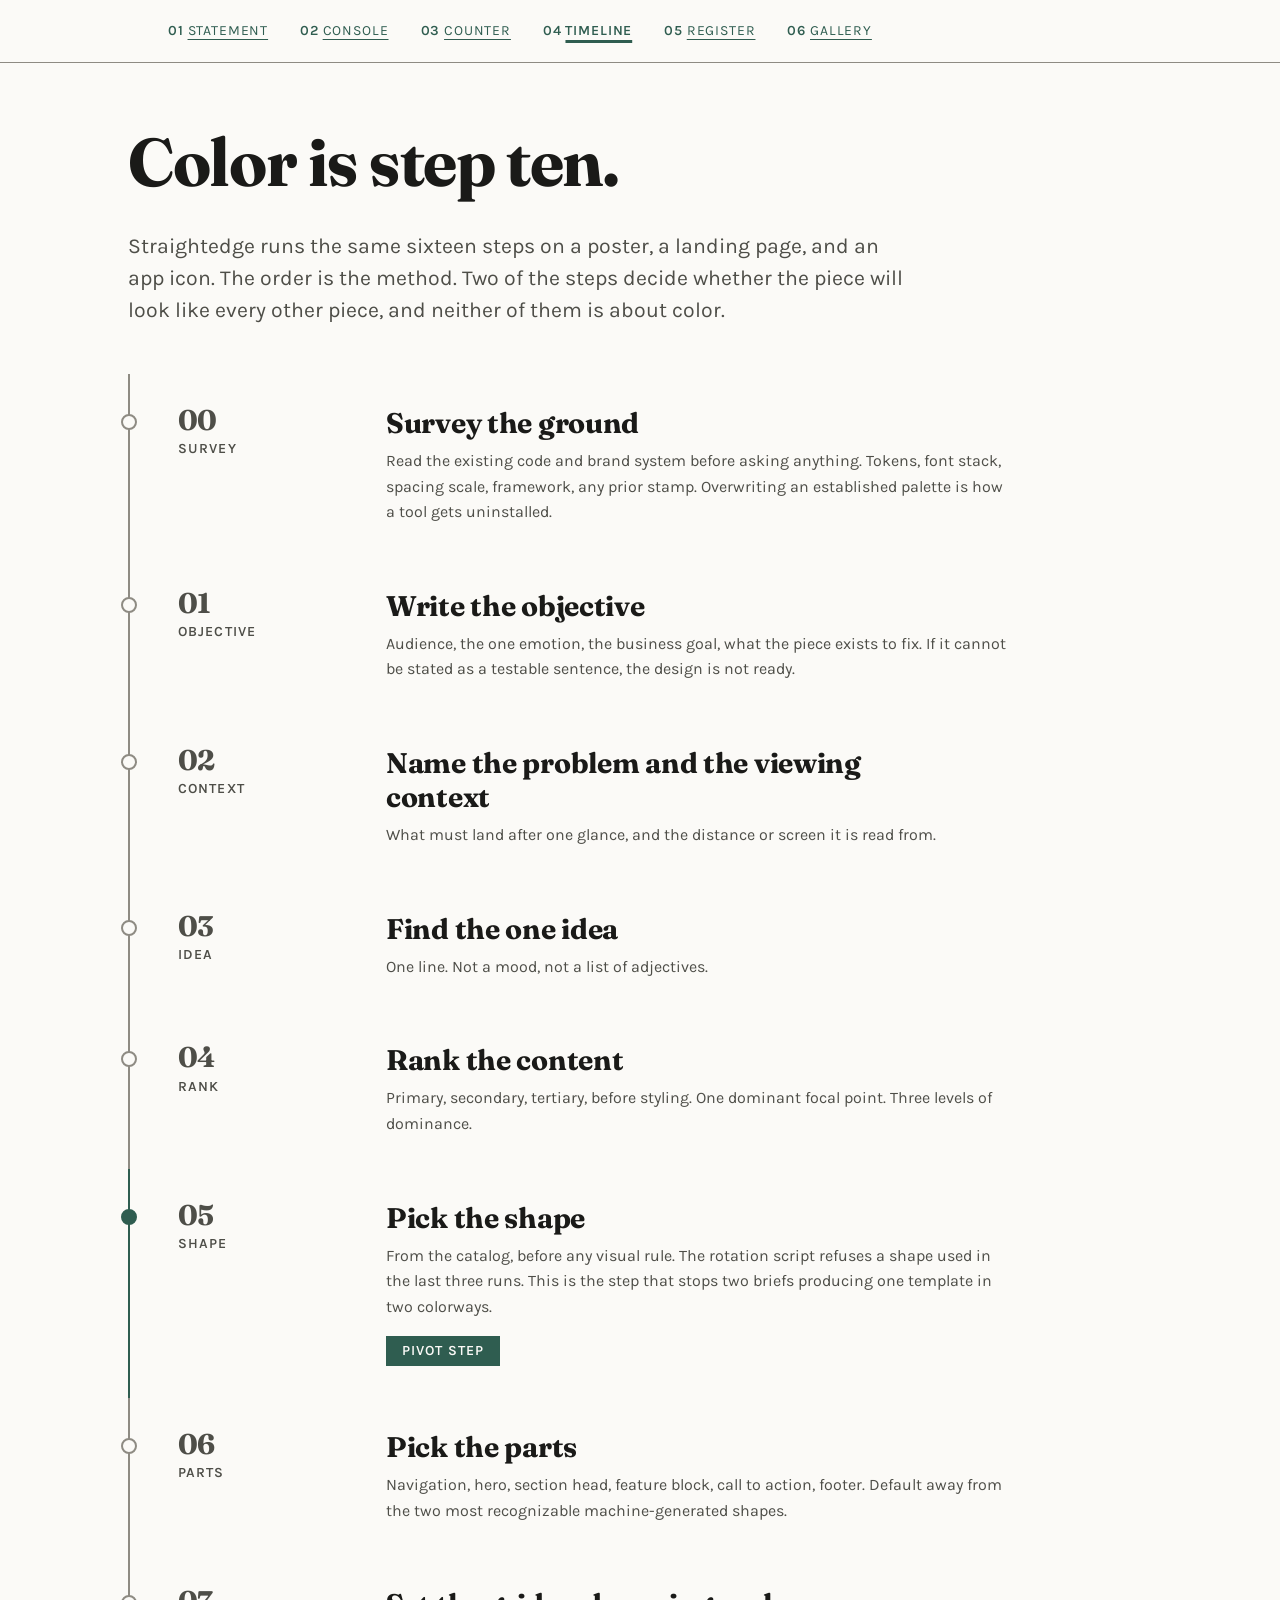
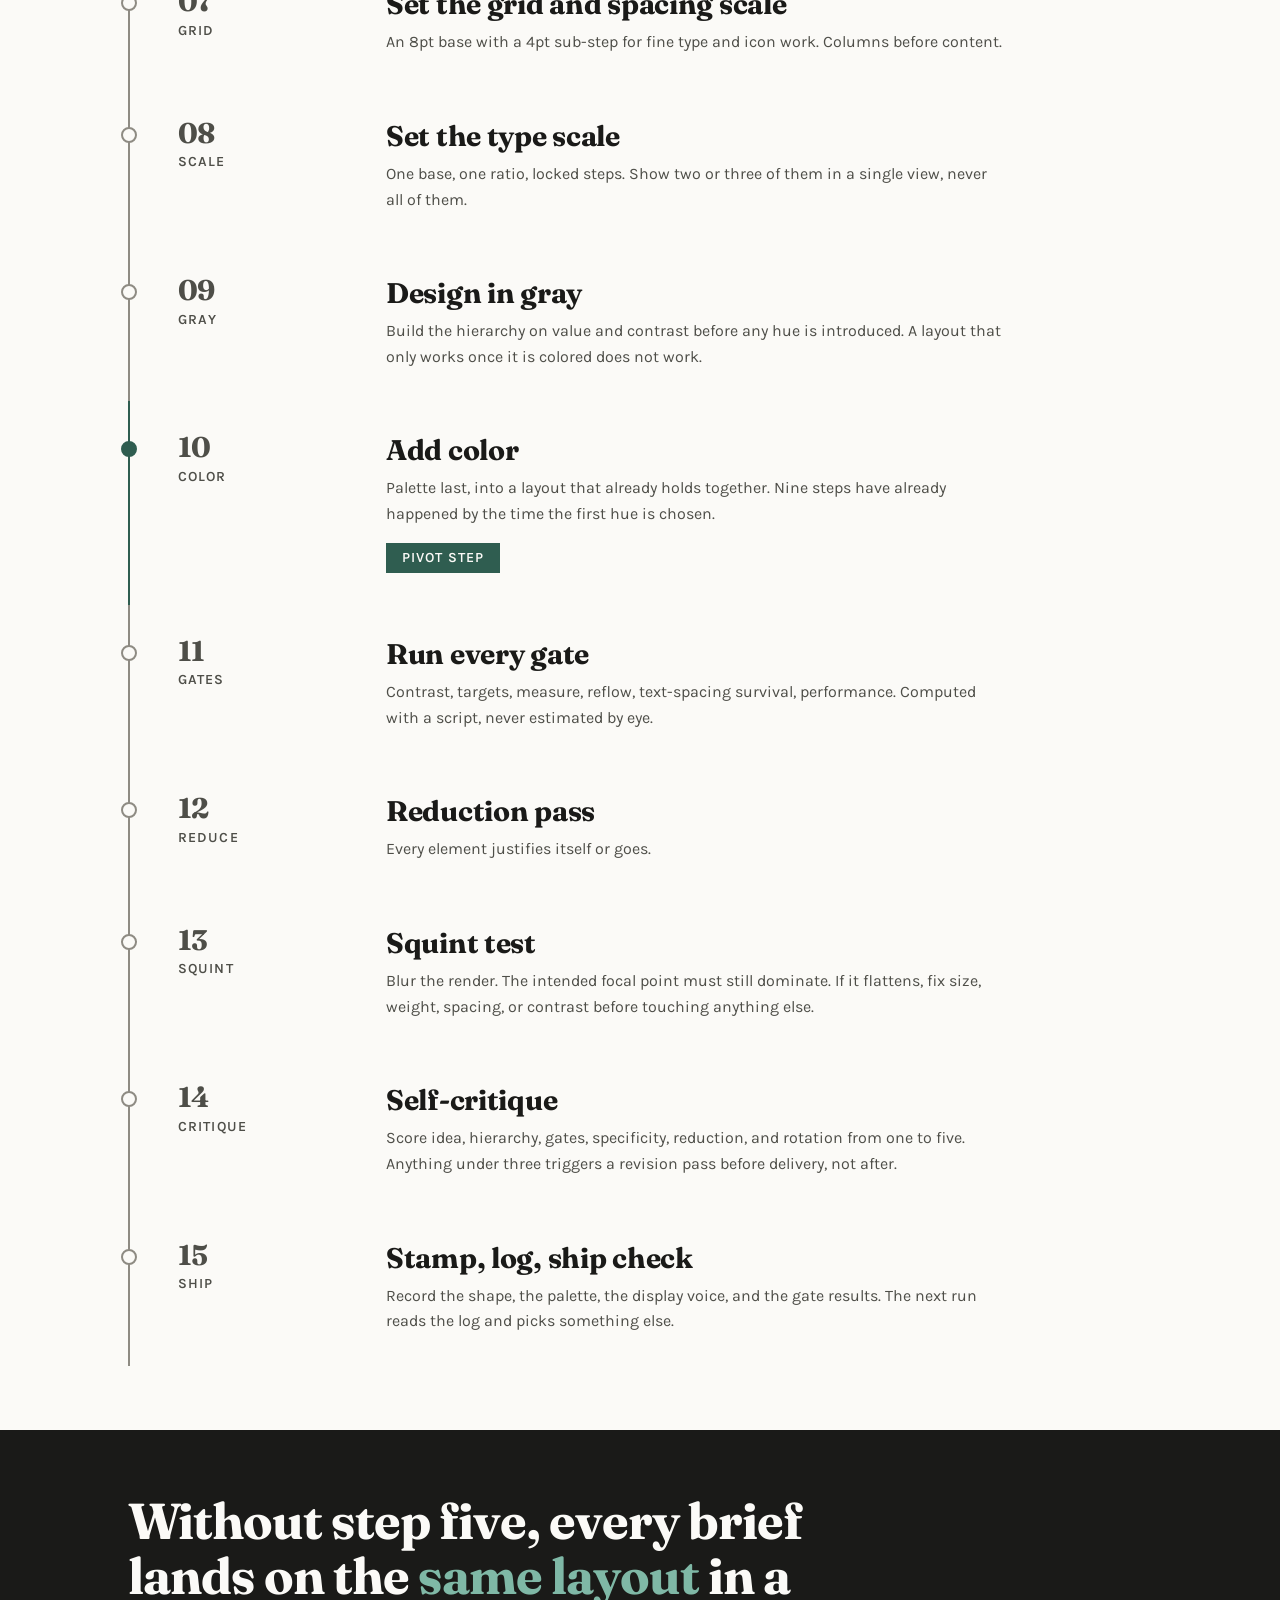
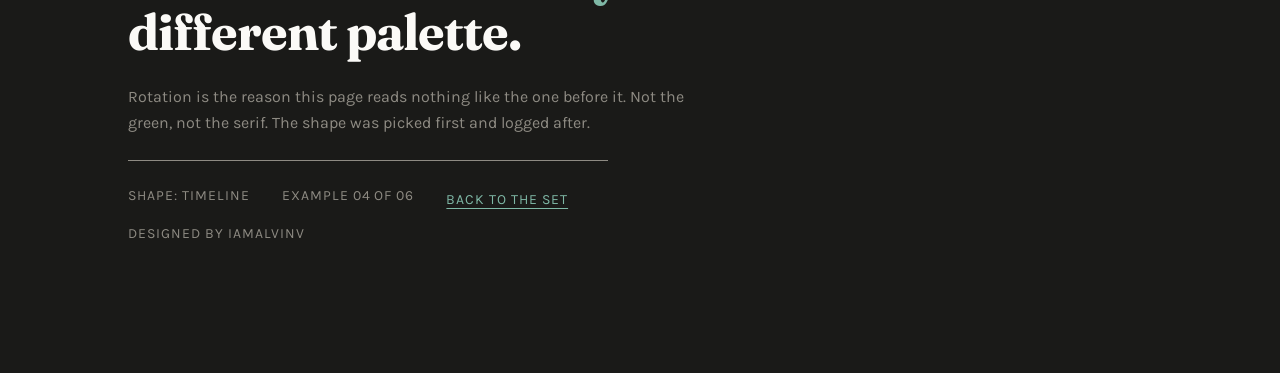
<file: examples/04-timeline.html>
<!doctype html>
<html lang="en">
<head>
<meta charset="utf-8">
<meta name="viewport" content="width=device-width, initial-scale=1">
<title>The order of operations, step zero to step fifteen</title>
<meta name="description" content="The fixed sequence Straightedge runs on every piece, from surveying the existing system through to the stamp and the ship check.">
<link rel="preconnect" href="https://fonts.googleapis.com">
<link rel="preconnect" href="https://fonts.gstatic.com" crossorigin>
<link href="https://fonts.googleapis.com/css2?family=Fraunces:opsz,wght@9..144,400;9..144,700&family=Karla:wght@400;600&display=swap" rel="stylesheet">
<style>
/* Straightedge · shape: Timeline · base: #FBFAF7 · accent: #2F5D50 · display: serif
 * nav: nav:index · foot: foot:invert
 * gates: contrast pass · reflow pass · scan clean
 */

:root {
  --page:        #FBFAF7;
  --ink:         #1A1A18;
  --ink-2:       #4E4E48;
  --accent:      #2F5D50;
  --accent-lift: #7FB8A6;
  --rule:        #8E8B83;

  --face-display: "Fraunces", Georgia, serif;
  --face-body:    "Karla", system-ui, sans-serif;

  --size-head:  clamp(2.369rem, 6vw, 4.206rem);
  --size-title: clamp(1.331rem, 2.4vw, 1.775rem);
  --size-step:  1.775rem;
  --size-lede:  1.331rem;
  --size-body:  1rem;
  --size-label: 0.875rem;

  --s1: 8px;  --s2: 16px; --s3: 24px; --s4: 32px;
  --s5: 40px; --s6: 48px; --s7: 64px; --s8: 104px;

  --ease-exit: cubic-bezier(0.4, 0, 1, 1);
}

*, *::before, *::after { box-sizing: border-box; }

html { overflow-x: clip; -webkit-text-size-adjust: 100%; }

body {
  margin: 0;
  background: var(--page);
  color: var(--ink);
  font-family: var(--face-body);
  font-size: var(--size-body);
  line-height: 1.6;
  overflow-x: clip;
}

.shell {
  width: 100%;
  max-width: 1120px;
  margin: 0 auto;
  padding: 0 var(--s3);
}

@media (min-width: 768px) { .shell { padding: 0 var(--s6); } }

/* nav:index --------------------------------------------------------------- */

.index {
  border-bottom: 1px solid var(--rule);
}

.index ol {
  display: flex;
  flex-wrap: wrap;
  list-style: none;
  margin: 0;
  padding-top: var(--s2);
  padding-bottom: var(--s2);
  gap: 0 var(--s4);
  font-size: var(--size-label);
  letter-spacing: 0.06em;
  text-transform: uppercase;
}

.index li::before {
  content: attr(data-n) " ";
  color: var(--accent);
  font-weight: 600;
}

.index [aria-current="page"] {
  text-decoration: underline;
  text-decoration-thickness: 3px;
  text-underline-offset: 5px;
  font-weight: 600;
}

/* hero:left --------------------------------------------------------------- */

.open { padding: var(--s7) 0 var(--s6); }

.open h1 {
  font-family: var(--face-display);
  font-weight: 700;
  font-size: var(--size-head);
  line-height: 1.05;
  letter-spacing: -0.02em;
  margin: 0 0 var(--s4);
  max-width: 20ch;
  min-width: 0;
  overflow-wrap: anywhere;
}

.open p {
  font-size: var(--size-lede);
  line-height: 1.5;
  max-width: 60ch;
  margin: 0;
  color: var(--ink-2);
}

/* the timeline ------------------------------------------------------------ */

.track { list-style: none; margin: 0; padding: 0 0 var(--s7); }

.track > li {
  position: relative;
  display: grid;
  grid-template-columns: minmax(0, 1fr);
  gap: var(--s1);
  padding: var(--s4) 0 var(--s4) var(--s5);
  border-left: 2px solid var(--rule);
}

@media (min-width: 860px) {
  .track > li {
    grid-template-columns: 16ch minmax(0, 1fr);
    gap: var(--s6);
    padding-left: var(--s6);
    align-items: start;
  }
}

.track > li::before {
  content: "";
  position: absolute;
  left: -9px;
  top: var(--s5);
  width: 16px;
  height: 16px;
  background: var(--page);
  border: 2px solid var(--rule);
  border-radius: 50%;
}

.track > li.is-pivot { border-left-color: var(--accent); }
.track > li.is-pivot::before { background: var(--accent); border-color: var(--accent); }

.step {
  font-family: var(--face-display);
  font-weight: 700;
  font-size: var(--size-step);
  line-height: 1;
  letter-spacing: -0.02em;
  color: var(--accent);
  margin: 0;
}

.step small {
  display: block;
  font-family: var(--face-body);
  font-weight: 600;
  font-size: var(--size-label);
  letter-spacing: 0.08em;
  text-transform: uppercase;
  color: var(--ink-2);
  margin-top: var(--s1);
}

.track h2 {
  font-family: var(--face-display);
  font-weight: 700;
  font-size: var(--size-title);
  line-height: 1.2;
  letter-spacing: -0.01em;
  margin: 0 0 var(--s1);
  max-width: 28ch;
}

.track p { margin: 0; color: var(--ink-2); max-width: 62ch; }

.track p.pivot-tag {
  display: inline-block;
  margin-top: var(--s2);
  padding: 4px var(--s2);
  min-height: 24px;
  background: var(--accent);
  color: var(--page);
  font-size: var(--size-label);
  font-weight: 600;
  letter-spacing: 0.08em;
  text-transform: uppercase;
}

/* foot:invert ------------------------------------------------------------- */

.foot {
  background: var(--ink);
  color: var(--page);
  padding: var(--s7) 0 var(--s8);
}

.foot h2 {
  font-family: var(--face-display);
  font-weight: 700;
  font-size: clamp(1.775rem, 4.4vw, 3.156rem);
  line-height: 1.1;
  letter-spacing: -0.02em;
  margin: 0 0 var(--s3);
  max-width: 22ch;
  min-width: 0;
  overflow-wrap: anywhere;
}

.foot h2 em { font-style: normal; color: var(--accent-lift); }

.foot p { max-width: 60ch; color: var(--rule); margin: 0 0 var(--s3); }

.foot__meta {
  display: flex;
  flex-wrap: wrap;
  gap: var(--s1) var(--s4);
  margin-top: var(--s6);
  padding-top: var(--s3);
  border-top: 1px solid var(--rule);
  font-size: var(--size-label);
  letter-spacing: 0.07em;
  text-transform: uppercase;
  color: var(--rule);
}

.foot a { color: var(--accent-lift); }
.foot a:hover, .foot a:active { color: var(--page); }
.foot a:focus-visible { outline-color: var(--accent-lift); color: var(--page); }

/* link states ------------------------------------------------------------- */

a {
  color: var(--accent);
  text-decoration-thickness: 1px;
  text-underline-offset: 4px;
  display: inline-block;
  padding: 4px 0;
  min-height: 24px;
  transition: color 140ms var(--ease-exit);
}
a:hover { color: var(--ink); }
a:active { color: var(--ink); text-decoration-thickness: 3px; }
a:focus-visible { outline: 3px solid var(--accent); outline-offset: 3px; color: var(--ink); }
a[aria-disabled="true"] { color: var(--ink-2); text-decoration: line-through; pointer-events: none; }

@media (prefers-reduced-motion: reduce) {
  a { transition-duration: 0.01ms; }
}
</style>
</head>
<body>

<header class="index">
  <nav class="shell" aria-label="Example set">
    <ol>
      <li data-n="01"><a href="01-statement.html">Statement</a></li>
      <li data-n="02"><a href="02-console.html">Console</a></li>
      <li data-n="03"><a href="03-counter.html">Counter</a></li>
      <li data-n="04"><a href="04-timeline.html" aria-current="page">Timeline</a></li>
      <li data-n="05"><a href="05-register.html">Register</a></li>
      <li data-n="06"><a href="index.html">Gallery</a></li>
    </ol>
  </nav>
</header>

<main class="shell">

  <section class="open">
    <h1>Color is step ten.</h1>
    <p>Straightedge runs the same sixteen steps on a poster, a landing page, and an app icon. The order is the method. Two of the steps decide whether the piece will look like every other piece, and neither of them is about color.</p>
  </section>

  <ol class="track">
    <li>
      <p class="step">00<small>Survey</small></p>
      <div>
        <h2>Survey the ground</h2>
        <p>Read the existing code and brand system before asking anything. Tokens, font stack, spacing scale, framework, any prior stamp. Overwriting an established palette is how a tool gets uninstalled.</p>
      </div>
    </li>
    <li>
      <p class="step">01<small>Objective</small></p>
      <div>
        <h2>Write the objective</h2>
        <p>Audience, the one emotion, the business goal, what the piece exists to fix. If it cannot be stated as a testable sentence, the design is not ready.</p>
      </div>
    </li>
    <li>
      <p class="step">02<small>Context</small></p>
      <div>
        <h2>Name the problem and the viewing context</h2>
        <p>What must land after one glance, and the distance or screen it is read from.</p>
      </div>
    </li>
    <li>
      <p class="step">03<small>Idea</small></p>
      <div>
        <h2>Find the one idea</h2>
        <p>One line. Not a mood, not a list of adjectives.</p>
      </div>
    </li>
    <li>
      <p class="step">04<small>Rank</small></p>
      <div>
        <h2>Rank the content</h2>
        <p>Primary, secondary, tertiary, before styling. One dominant focal point. Three levels of dominance.</p>
      </div>
    </li>
    <li class="is-pivot">
      <p class="step">05<small>Shape</small></p>
      <div>
        <h2>Pick the shape</h2>
        <p>From the catalog, before any visual rule. The rotation script refuses a shape used in the last three runs. This is the step that stops two briefs producing one template in two colorways.</p>
        <p class="pivot-tag">Pivot step</p>
      </div>
    </li>
    <li>
      <p class="step">06<small>Parts</small></p>
      <div>
        <h2>Pick the parts</h2>
        <p>Navigation, hero, section head, feature block, call to action, footer. Default away from the two most recognizable machine-generated shapes.</p>
      </div>
    </li>
    <li>
      <p class="step">07<small>Grid</small></p>
      <div>
        <h2>Set the grid and spacing scale</h2>
        <p>An 8pt base with a 4pt sub-step for fine type and icon work. Columns before content.</p>
      </div>
    </li>
    <li>
      <p class="step">08<small>Scale</small></p>
      <div>
        <h2>Set the type scale</h2>
        <p>One base, one ratio, locked steps. Show two or three of them in a single view, never all of them.</p>
      </div>
    </li>
    <li>
      <p class="step">09<small>Gray</small></p>
      <div>
        <h2>Design in gray</h2>
        <p>Build the hierarchy on value and contrast before any hue is introduced. A layout that only works once it is colored does not work.</p>
      </div>
    </li>
    <li class="is-pivot">
      <p class="step">10<small>Color</small></p>
      <div>
        <h2>Add color</h2>
        <p>Palette last, into a layout that already holds together. Nine steps have already happened by the time the first hue is chosen.</p>
        <p class="pivot-tag">Pivot step</p>
      </div>
    </li>
    <li>
      <p class="step">11<small>Gates</small></p>
      <div>
        <h2>Run every gate</h2>
        <p>Contrast, targets, measure, reflow, text-spacing survival, performance. Computed with a script, never estimated by eye.</p>
      </div>
    </li>
    <li>
      <p class="step">12<small>Reduce</small></p>
      <div>
        <h2>Reduction pass</h2>
        <p>Every element justifies itself or goes.</p>
      </div>
    </li>
    <li>
      <p class="step">13<small>Squint</small></p>
      <div>
        <h2>Squint test</h2>
        <p>Blur the render. The intended focal point must still dominate. If it flattens, fix size, weight, spacing, or contrast before touching anything else.</p>
      </div>
    </li>
    <li>
      <p class="step">14<small>Critique</small></p>
      <div>
        <h2>Self-critique</h2>
        <p>Score idea, hierarchy, gates, specificity, reduction, and rotation from one to five. Anything under three triggers a revision pass before delivery, not after.</p>
      </div>
    </li>
    <li>
      <p class="step">15<small>Ship</small></p>
      <div>
        <h2>Stamp, log, ship check</h2>
        <p>Record the shape, the palette, the display voice, and the gate results. The next run reads the log and picks something else.</p>
      </div>
    </li>
  </ol>

</main>

<footer class="foot">
  <div class="shell">
    <h2>Without step five, every brief lands on the <em>same layout</em> in a different palette.</h2>
    <p>Rotation is the reason this page reads nothing like the one before it. Not the green, not the serif. The shape was picked first and logged after.</p>
    <p class="foot__meta">
      <span>Shape: Timeline</span>
      <span>Example 04 of 06</span>
      <span><a href="index.html">Back to the set</a></span>
      <span>Designed by IamAlvinV</span>
    </p>
  </div>
</footer>

</body>
</html>
</file>
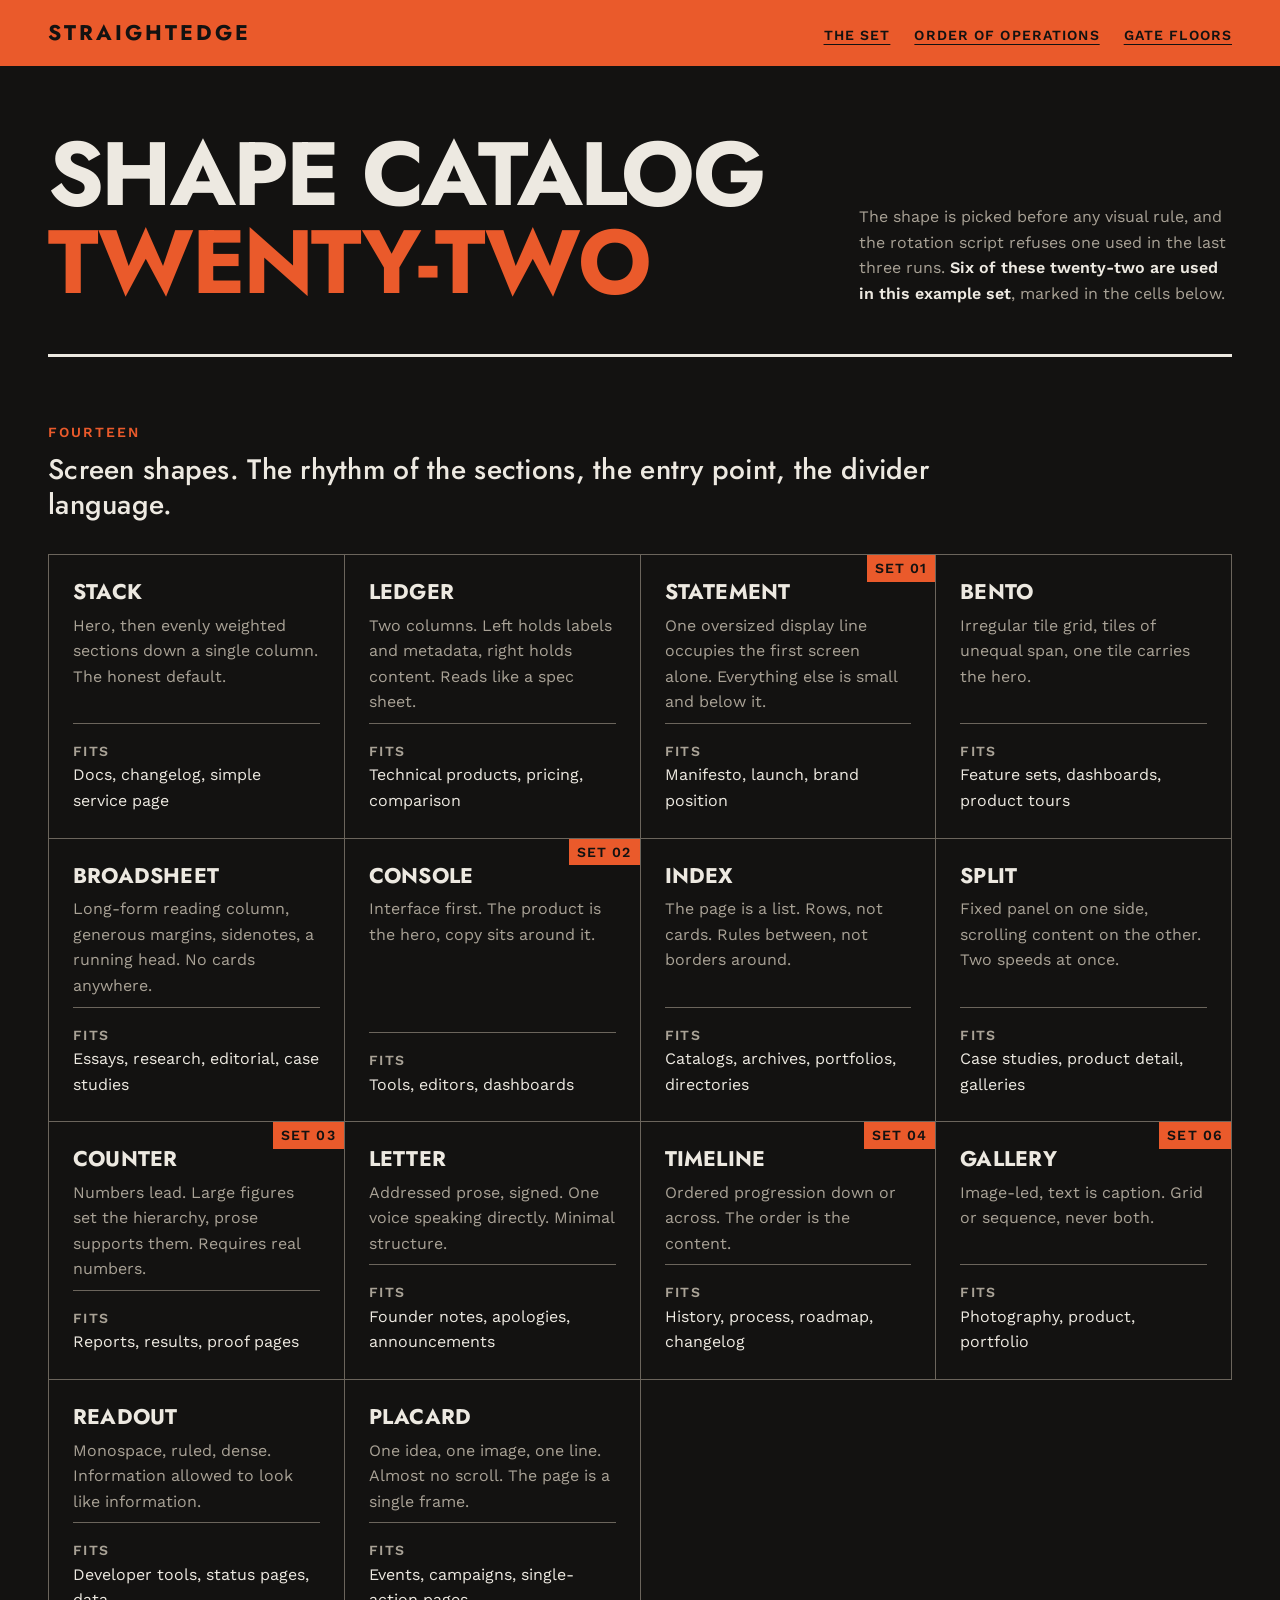
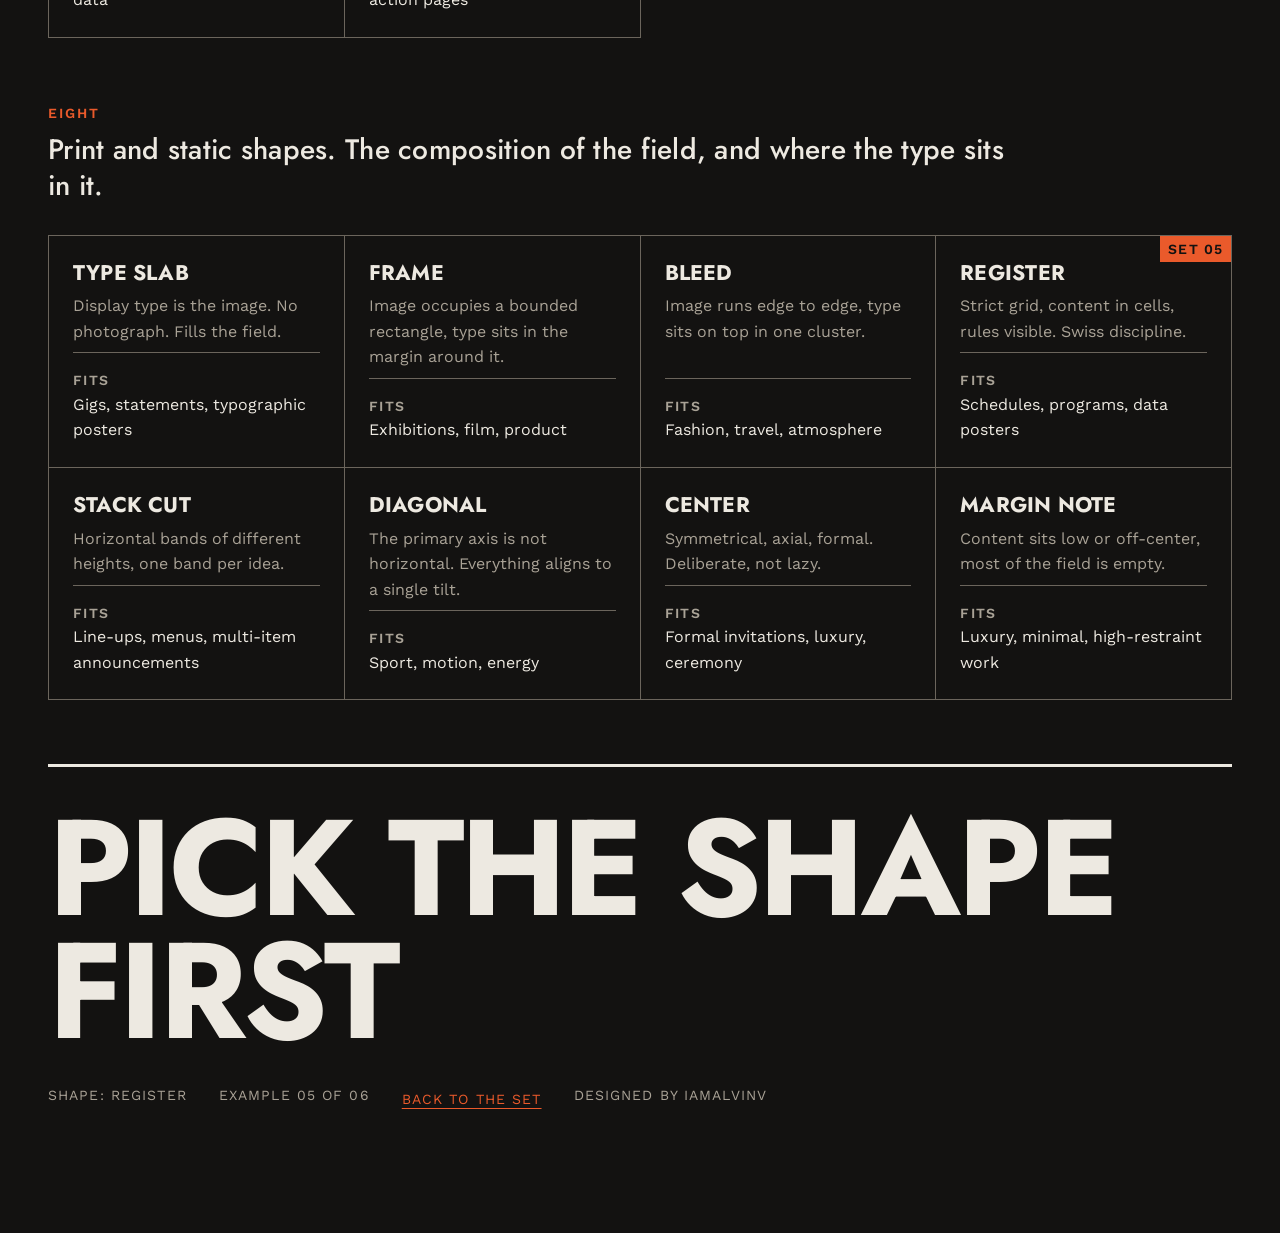
<file: examples/05-register.html>
<!doctype html>
<html lang="en">
<head>
<meta charset="utf-8">
<meta name="viewport" content="width=device-width, initial-scale=1">
<title>Shape catalog: twenty-two compositions on one sheet</title>
<meta name="description" content="A data sheet of every page and composition shape in the Straightedge catalog, with the rhythm each one produces and the brief it fits.">
<link rel="preconnect" href="https://fonts.googleapis.com">
<link rel="preconnect" href="https://fonts.gstatic.com" crossorigin>
<link href="https://fonts.googleapis.com/css2?family=Jost:wght@400;500;700&family=Work+Sans:wght@400;600&display=swap" rel="stylesheet">
<style>
/* Straightedge · shape: Register · base: #131211 · accent: #EA5A2B · display: geometric sans
 * nav: nav:band · foot: foot:mark
 * gates: contrast pass · reflow pass · scan clean
 */

:root {
  --field:  #131211;
  --ink:    #EDE9E1;
  --ink-2:  #A9A296;
  --accent: #EA5A2B;
  --rule:   #6B655C;

  --face-display: "Jost", system-ui, sans-serif;
  --face-body:    "Work Sans", system-ui, sans-serif;

  --size-poster: clamp(2.369rem, 7.4vw, 5.612rem);
  --size-title:  clamp(1.331rem, 2.2vw, 1.775rem);
  --size-cell:   1.331rem;
  --size-lede:   1.331rem;
  --size-body:   1rem;
  --size-label:  0.875rem;

  --s1: 8px;  --s2: 16px; --s3: 24px; --s4: 32px;
  --s5: 40px; --s6: 48px; --s7: 64px; --s8: 104px;

  --ease-exit: cubic-bezier(0.4, 0, 1, 1);
}

*, *::before, *::after { box-sizing: border-box; }

html { overflow-x: clip; -webkit-text-size-adjust: 100%; }

body {
  margin: 0;
  background: var(--field);
  color: var(--ink);
  font-family: var(--face-body);
  font-size: var(--size-body);
  line-height: 1.6;
  overflow-x: clip;
}

.sheet {
  width: 100%;
  max-width: 1320px;
  margin: 0 auto;
  padding: 0 var(--s3) var(--s8);
}

@media (min-width: 768px) { .sheet { padding: 0 var(--s6) var(--s8); } }

/* nav:band ---------------------------------------------------------------- */

.band {
  background: var(--accent);
  color: var(--field);
}

.band__inner {
  width: 100%;
  max-width: 1320px;
  margin: 0 auto;
  padding: var(--s2) var(--s3);
  display: flex;
  flex-wrap: wrap;
  align-items: baseline;
  justify-content: space-between;
  gap: var(--s1) var(--s4);
}

@media (min-width: 768px) { .band__inner { padding: var(--s2) var(--s6); } }

.band__word {
  font-family: var(--face-display);
  font-weight: 700;
  font-size: var(--size-cell);
  letter-spacing: 0.14em;
  text-transform: uppercase;
  margin: 0;
}

.band__nav {
  display: flex;
  flex-wrap: wrap;
  gap: var(--s1) var(--s3);
  font-size: var(--size-label);
  font-weight: 600;
  letter-spacing: 0.08em;
  text-transform: uppercase;
}

.band a { color: var(--field); }
.band a:hover, .band a:active { color: var(--ink); }
.band a:focus-visible { outline: 3px solid var(--field); color: var(--field); }

/* poster head ------------------------------------------------------------- */

.head {
  display: grid;
  grid-template-columns: minmax(0, 1fr);
  gap: var(--s4);
  padding: var(--s7) 0 var(--s6);
  border-bottom: 3px solid var(--ink);
}

@media (min-width: 900px) {
  .head { grid-template-columns: minmax(0, 2fr) minmax(0, 1fr); gap: var(--s7); align-items: end; }
}

.head h1 {
  font-family: var(--face-display);
  font-weight: 700;
  font-size: var(--size-poster);
  line-height: 0.98;
  letter-spacing: -0.03em;
  text-transform: uppercase;
  margin: 0;
  min-width: 0;
  overflow-wrap: anywhere;
}

.head h1 span { display: block; color: var(--accent); }

.head__note { margin: 0; color: var(--ink-2); max-width: 44ch; }
.head__note b { color: var(--ink); font-weight: 600; }

/* head:stack -------------------------------------------------------------- */

.group { padding-top: var(--s7); }

.group__label {
  font-size: var(--size-label);
  font-weight: 600;
  letter-spacing: 0.14em;
  text-transform: uppercase;
  color: var(--accent);
  margin: 0 0 var(--s1);
}

.group__head {
  font-family: var(--face-display);
  font-weight: 500;
  font-size: var(--size-title);
  line-height: 1.25;
  letter-spacing: 0.01em;
  margin: 0 0 var(--s4);
  max-width: 54ch;
}

/* the register grid, rules drawn on the cells ----------------------------- */

.register {
  display: grid;
  grid-template-columns: minmax(0, 1fr);
  gap: 0;
  border-top: 1px solid var(--rule);
  border-left: 1px solid var(--rule);
  margin: 0;
  padding: 0;
  list-style: none;
}

@media (min-width: 600px)  { .register { grid-template-columns: repeat(2, minmax(0, 1fr)); } }
@media (min-width: 960px)  { .register { grid-template-columns: repeat(3, minmax(0, 1fr)); } }
@media (min-width: 1240px) { .register { grid-template-columns: repeat(4, minmax(0, 1fr)); } }

.cell {
  position: relative;
  background: var(--field);
  padding: var(--s3);
  border-right: 1px solid var(--rule);
  border-bottom: 1px solid var(--rule);
  display: flex;
  flex-direction: column;
  gap: var(--s1);
}

.cell h3 {
  font-family: var(--face-display);
  font-weight: 700;
  font-size: var(--size-cell);
  line-height: 1.2;
  letter-spacing: 0.01em;
  text-transform: uppercase;
  margin: 0;
  min-width: 0;
  overflow-wrap: anywhere;
}

.cell-marked h3 { padding-right: 8ch; }

.cell p { margin: 0; color: var(--ink-2); max-width: 34ch; }

.cell dt {
  font-size: var(--size-label);
  font-weight: 600;
  letter-spacing: 0.1em;
  text-transform: uppercase;
  color: var(--ink-2);
}

.cell dl { margin: auto 0 0; padding-top: var(--s2); border-top: 1px solid var(--rule); }
.cell dd { margin: 0; }

.cell p.tag {
  position: absolute;
  top: 0;
  right: 0;
  font-size: var(--size-label);
  font-weight: 600;
  letter-spacing: 0.08em;
  text-transform: uppercase;
  color: var(--field);
  background: var(--accent);
  padding: 2px var(--s1);
  min-height: 24px;
  display: inline-flex;
  align-items: center;
}

/* foot:mark --------------------------------------------------------------- */

.mark { border-top: 3px solid var(--ink); margin-top: var(--s7); padding-top: var(--s5); }

.mark__word {
  font-family: var(--face-display);
  font-weight: 700;
  font-size: clamp(2.369rem, 12vw, 8.5rem);
  line-height: 0.9;
  letter-spacing: -0.03em;
  text-transform: uppercase;
  margin: 0 0 var(--s4);
  min-width: 0;
  overflow-wrap: anywhere;
}

.mark__links {
  display: flex;
  flex-wrap: wrap;
  gap: var(--s1) var(--s4);
  font-size: var(--size-label);
  letter-spacing: 0.08em;
  text-transform: uppercase;
  color: var(--ink-2);
}

/* link states ------------------------------------------------------------- */

a {
  color: var(--accent);
  text-decoration-thickness: 1px;
  text-underline-offset: 4px;
  display: inline-block;
  padding: 4px 0;
  min-height: 24px;
  transition: color 140ms var(--ease-exit);
}
a:hover { color: var(--ink); }
a:active { color: var(--ink); text-decoration-thickness: 3px; }
a:focus-visible { outline: 3px solid var(--accent); outline-offset: 3px; color: var(--ink); }
a[aria-disabled="true"] { color: var(--ink-2); text-decoration: line-through; pointer-events: none; }

@media (prefers-reduced-motion: reduce) {
  a { transition-duration: 0.01ms; }
}

@media print {
  @page { margin: 12mm; }
  .cell, .head { break-inside: avoid; }
  .band { border-bottom: 1px solid var(--rule); }
}
</style>
</head>
<body>

<header class="band">
  <div class="band__inner">
    <p class="band__word">Straightedge</p>
    <nav class="band__nav" aria-label="Example set">
      <a href="index.html">The set</a>
      <a href="04-timeline.html">Order of operations</a>
      <a href="03-counter.html">Gate floors</a>
    </nav>
  </div>
</header>

<main class="sheet">

  <section class="head">
    <h1>Shape catalog <span>Twenty-two</span></h1>
    <p class="head__note">The shape is picked before any visual rule, and the rotation script refuses one used in the last three runs. <b>Six of these twenty-two are used in this example set</b>, marked in the cells below.</p>
  </section>

  <section class="group">
    <p class="group__label">Fourteen</p>
    <h2 class="group__head">Screen shapes. The rhythm of the sections, the entry point, the divider language.</h2>
    <ul class="register">

      <li class="cell">
        <h3>Stack</h3>
        <p>Hero, then evenly weighted sections down a single column. The honest default.</p>
        <dl><dt>Fits</dt><dd>Docs, changelog, simple service page</dd></dl>
      </li>

      <li class="cell">
        <h3>Ledger</h3>
        <p>Two columns. Left holds labels and metadata, right holds content. Reads like a spec sheet.</p>
        <dl><dt>Fits</dt><dd>Technical products, pricing, comparison</dd></dl>
      </li>

      <li class="cell cell-marked">
        <p class="tag">Set 01</p>
        <h3>Statement</h3>
        <p>One oversized display line occupies the first screen alone. Everything else is small and below it.</p>
        <dl><dt>Fits</dt><dd>Manifesto, launch, brand position</dd></dl>
      </li>

      <li class="cell">
        <h3>Bento</h3>
        <p>Irregular tile grid, tiles of unequal span, one tile carries the hero.</p>
        <dl><dt>Fits</dt><dd>Feature sets, dashboards, product tours</dd></dl>
      </li>

      <li class="cell">
        <h3>Broadsheet</h3>
        <p>Long-form reading column, generous margins, sidenotes, a running head. No cards anywhere.</p>
        <dl><dt>Fits</dt><dd>Essays, research, editorial, case studies</dd></dl>
      </li>

      <li class="cell cell-marked">
        <p class="tag">Set 02</p>
        <h3>Console</h3>
        <p>Interface first. The product is the hero, copy sits around it.</p>
        <dl><dt>Fits</dt><dd>Tools, editors, dashboards</dd></dl>
      </li>

      <li class="cell">
        <h3>Index</h3>
        <p>The page is a list. Rows, not cards. Rules between, not borders around.</p>
        <dl><dt>Fits</dt><dd>Catalogs, archives, portfolios, directories</dd></dl>
      </li>

      <li class="cell">
        <h3>Split</h3>
        <p>Fixed panel on one side, scrolling content on the other. Two speeds at once.</p>
        <dl><dt>Fits</dt><dd>Case studies, product detail, galleries</dd></dl>
      </li>

      <li class="cell cell-marked">
        <p class="tag">Set 03</p>
        <h3>Counter</h3>
        <p>Numbers lead. Large figures set the hierarchy, prose supports them. Requires real numbers.</p>
        <dl><dt>Fits</dt><dd>Reports, results, proof pages</dd></dl>
      </li>

      <li class="cell">
        <h3>Letter</h3>
        <p>Addressed prose, signed. One voice speaking directly. Minimal structure.</p>
        <dl><dt>Fits</dt><dd>Founder notes, apologies, announcements</dd></dl>
      </li>

      <li class="cell cell-marked">
        <p class="tag">Set 04</p>
        <h3>Timeline</h3>
        <p>Ordered progression down or across. The order is the content.</p>
        <dl><dt>Fits</dt><dd>History, process, roadmap, changelog</dd></dl>
      </li>

      <li class="cell cell-marked">
        <p class="tag">Set 06</p>
        <h3>Gallery</h3>
        <p>Image-led, text is caption. Grid or sequence, never both.</p>
        <dl><dt>Fits</dt><dd>Photography, product, portfolio</dd></dl>
      </li>

      <li class="cell">
        <h3>Readout</h3>
        <p>Monospace, ruled, dense. Information allowed to look like information.</p>
        <dl><dt>Fits</dt><dd>Developer tools, status pages, data</dd></dl>
      </li>

      <li class="cell">
        <h3>Placard</h3>
        <p>One idea, one image, one line. Almost no scroll. The page is a single frame.</p>
        <dl><dt>Fits</dt><dd>Events, campaigns, single-action pages</dd></dl>
      </li>

    </ul>
  </section>

  <section class="group">
    <p class="group__label">Eight</p>
    <h2 class="group__head">Print and static shapes. The composition of the field, and where the type sits in it.</h2>
    <ul class="register">

      <li class="cell">
        <h3>Type slab</h3>
        <p>Display type is the image. No photograph. Fills the field.</p>
        <dl><dt>Fits</dt><dd>Gigs, statements, typographic posters</dd></dl>
      </li>

      <li class="cell">
        <h3>Frame</h3>
        <p>Image occupies a bounded rectangle, type sits in the margin around it.</p>
        <dl><dt>Fits</dt><dd>Exhibitions, film, product</dd></dl>
      </li>

      <li class="cell">
        <h3>Bleed</h3>
        <p>Image runs edge to edge, type sits on top in one cluster.</p>
        <dl><dt>Fits</dt><dd>Fashion, travel, atmosphere</dd></dl>
      </li>

      <li class="cell cell-marked">
        <p class="tag">Set 05</p>
        <h3>Register</h3>
        <p>Strict grid, content in cells, rules visible. Swiss discipline.</p>
        <dl><dt>Fits</dt><dd>Schedules, programs, data posters</dd></dl>
      </li>

      <li class="cell">
        <h3>Stack cut</h3>
        <p>Horizontal bands of different heights, one band per idea.</p>
        <dl><dt>Fits</dt><dd>Line-ups, menus, multi-item announcements</dd></dl>
      </li>

      <li class="cell">
        <h3>Diagonal</h3>
        <p>The primary axis is not horizontal. Everything aligns to a single tilt.</p>
        <dl><dt>Fits</dt><dd>Sport, motion, energy</dd></dl>
      </li>

      <li class="cell">
        <h3>Center</h3>
        <p>Symmetrical, axial, formal. Deliberate, not lazy.</p>
        <dl><dt>Fits</dt><dd>Formal invitations, luxury, ceremony</dd></dl>
      </li>

      <li class="cell">
        <h3>Margin note</h3>
        <p>Content sits low or off-center, most of the field is empty.</p>
        <dl><dt>Fits</dt><dd>Luxury, minimal, high-restraint work</dd></dl>
      </li>

    </ul>
  </section>

  <footer class="mark">
    <p class="mark__word">Pick the shape first</p>
    <p class="mark__links">
      <span>Shape: Register</span>
      <span>Example 05 of 06</span>
      <span><a href="index.html">Back to the set</a></span>
      <span>Designed by IamAlvinV</span>
    </p>
  </footer>

</main>

</body>
</html>
</file>
